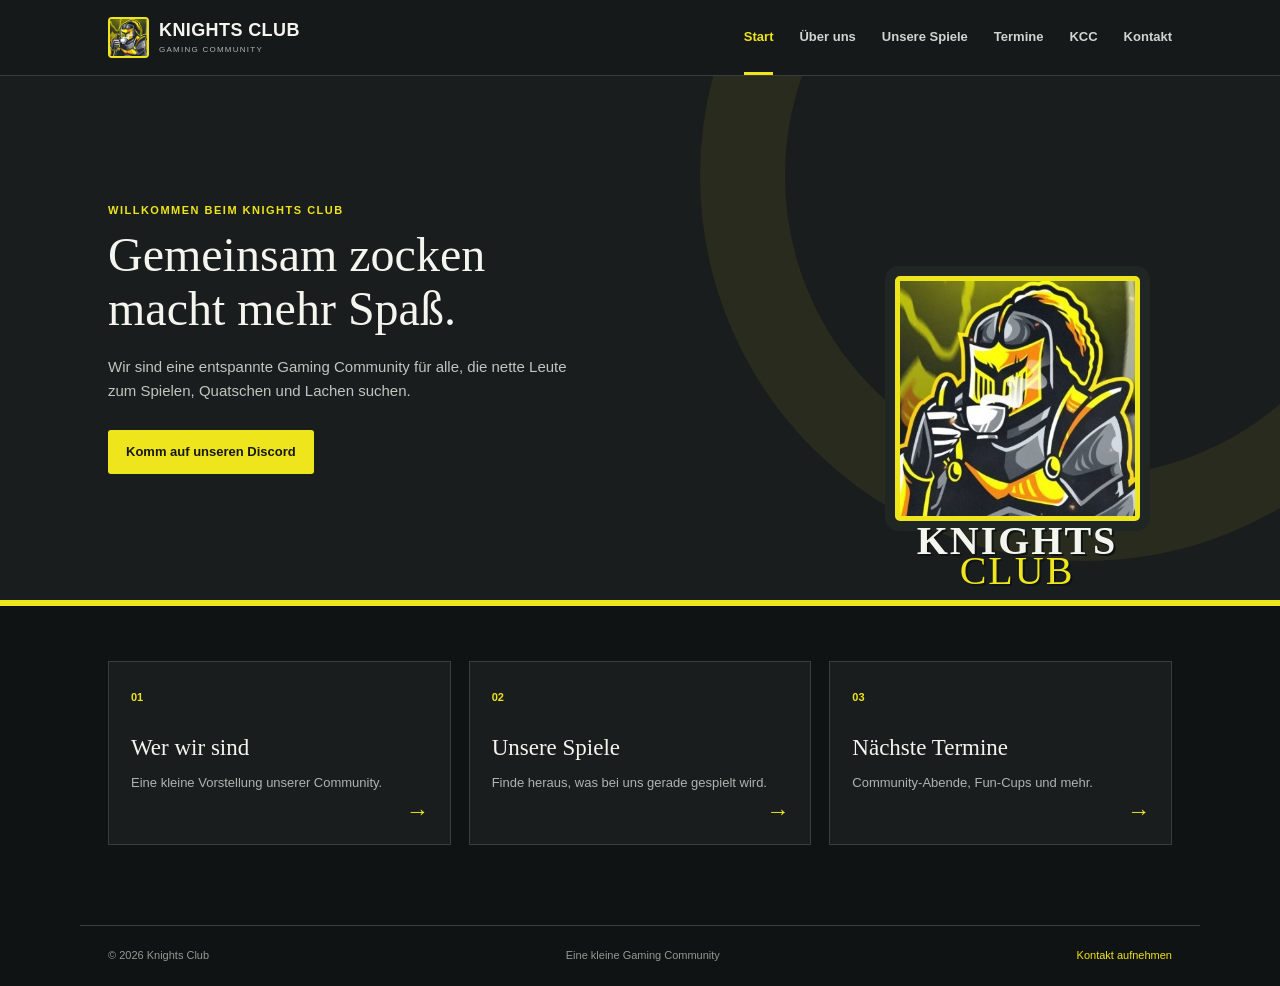
<file: index.html>
<!doctype html>
<html lang="de">
  <head>
    <meta charset="UTF-8" />
    <meta name="viewport" content="width=device-width, initial-scale=1.0" />
    <meta name="description" content="Knights Club - Gaming Community" />
    <title>Knights Club | Start</title>
    <link rel="stylesheet" href="css/main.css" />
  </head>
  <body>
    <header class="header">
      <div class="header-inner">
        <a class="logo" href="index.html">
          <img src="assets/knights-logo.jpg" alt="Knights Club Logo" />
          <span>
            <b>KNIGHTS CLUB</b>
            <small>GAMING COMMUNITY</small>
          </span>
        </a>
        <button class="menu-toggle" aria-label="Men&uuml; &ouml;ffnen" aria-expanded="false">&#9776;</button>
        <nav class="nav" aria-label="Hauptnavigation">
          <a class="active" href="index.html">Start</a>
          <a href="ueber-uns.html">&Uuml;ber uns</a>
          <a href="spiele.html">Unsere Spiele</a>
          <a href="termine.html">Termine</a>
          <a href="kcc.html">KCC</a>
          <a href="kontakt.html">Kontakt</a>
        </nav>
      </div>
    </header>
    <main>
      <section class="home-hero">
        <div class="home-copy">
          <p class="section-label">WILLKOMMEN BEIM KNIGHTS CLUB</p>
          <h1>
            Gemeinsam zocken
            <br />
            macht mehr Spa&szlig;.
          </h1>
          <p>Wir sind eine entspannte Gaming Community f&uuml;r alle, die nette Leute zum Spielen, Quatschen und Lachen suchen.</p>
          <a class="button primary" href="kontakt.html">Komm auf unseren Discord</a>
        </div>
        <div class="home-logo">
          <img src="assets/knights-logo.jpg" alt="Das Knights Club Ritter-Logo" />
          <span>
            KNIGHTS
            <br />
            <b>CLUB</b>
          </span>
        </div>
      </section>
      <section class="home-links wrap">
        <a href="ueber-uns.html">
          <span>01</span>
          <h2>Wer wir sind</h2>
          <p>Eine kleine Vorstellung unserer Community.</p>
          <b>&rarr;</b>
        </a>
        <a href="spiele.html">
          <span>02</span>
          <h2>Unsere Spiele</h2>
          <p>Finde heraus, was bei uns gerade gespielt wird.</p>
          <b>&rarr;</b>
        </a>
        <a href="termine.html">
          <span>03</span>
          <h2>N&auml;chste Termine</h2>
          <p>Community-Abende, Fun-Cups und mehr.</p>
          <b>&rarr;</b>
        </a>
      </section>
    </main>
    <footer>
      <span>&copy; 2026 Knights Club</span>
      <span>Eine kleine Gaming Community</span>
      <a href="kontakt.html">Kontakt aufnehmen</a>
    </footer>
    <script src="script.js">
    </script>
  </body>
</html>
</file>
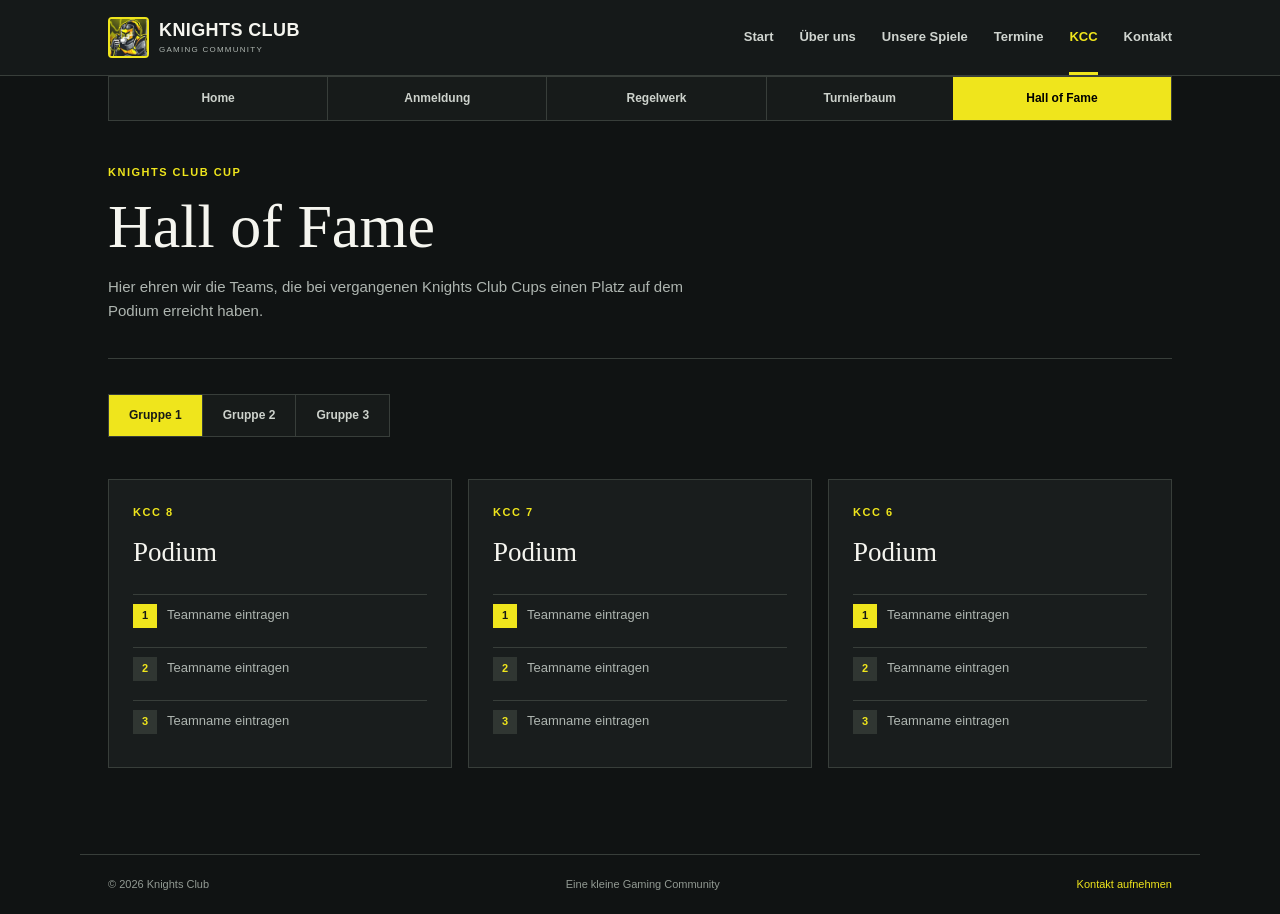
<file: hall-of-fame.html>
<!doctype html>
<html lang="de">
  <head>
    <meta charset="UTF-8" />
    <meta name="viewport" content="width=device-width, initial-scale=1.0" />
    <meta name="description" content="Hall of Fame des Knights Club Cup" />
    <title>KCC | Hall of Fame</title>
    <link rel="stylesheet" href="css/main.css" />
  </head>
  <body>
    <header class="header">
      <div class="header-inner">
        <a class="logo" href="index.html">
          <img src="assets/knights-logo.jpg" alt="Knights Club Logo" />
          <span>
            <b>KNIGHTS CLUB</b>
            <small>GAMING COMMUNITY</small>
          </span>
        </a>
        <button class="menu-toggle" aria-label="Men&uuml; &ouml;ffnen" aria-expanded="false">&#9776;</button>
        <nav class="nav" aria-label="Hauptnavigation">
          <a href="index.html">Start</a>
          <a href="ueber-uns.html">&Uuml;ber uns</a>
          <a href="spiele.html">Unsere Spiele</a>
          <a href="termine.html">Termine</a>
          <a class="active" href="kcc.html">KCC</a>
          <a href="kontakt.html">Kontakt</a>
        </nav>
      </div>
    </header>
    <main class="page-main wrap">
      <nav class="cup-nav" aria-label="KCC Navigation">
        <a href="kcc.html">Home</a>
        <a href="kcc-anmeldung.html">Anmeldung</a>
        <a href="kcc-regelwerk.html">Regelwerk</a>
        <div class="cup-nav-item" role="group" aria-label="Turnierbaum" tabindex="0">
          <span class="cup-nav-label">Turnierbaum</span>
          <div class="cup-subnav">
            <a href="kcc-turnierbaum-gruppe-1.html">Gruppe 1</a>
            <a href="kcc-turnierbaum-gruppe-2.html">Gruppe 2</a>
            <a href="kcc-turnierbaum-gruppe-3.html">Gruppe 3</a>
          </div>
        </div>
        <a class="active" href="hall-of-fame.html">Hall of Fame</a>
      </nav>
      <section class="cup-page-heading">
        <p class="section-label">KNIGHTS CLUB CUP</p>
        <h1 class="page-title">Hall of Fame</h1>
        <p>Hier ehren wir die Teams, die bei vergangenen Knights Club Cups einen Platz auf dem Podium erreicht haben.</p>
      </section>
      <div class="group-switcher" role="tablist" aria-label="Hall-of-Fame-Gruppen">
        <button class="active" type="button" role="tab" aria-selected="true" aria-controls="hall-gruppe-1" data-group-panel="hall-gruppe-1">Gruppe 1</button>
        <button type="button" role="tab" aria-selected="false" aria-controls="hall-gruppe-2" data-group-panel="hall-gruppe-2">Gruppe 2</button>
        <button type="button" role="tab" aria-selected="false" aria-controls="hall-gruppe-3" data-group-panel="hall-gruppe-3">Gruppe 3</button>
      </div>
      <section id="hall-gruppe-1" class="hall-of-fame group-panel" role="tabpanel" aria-label="Hall of Fame Gruppe 1">
        <article class="hall-card">
          <p class="section-label">KCC 8</p>
          <h2>Podium</h2>
          <ol class="podium-list">
            <li><b>1</b><span>Teamname eintragen</span></li>
            <li><b>2</b><span>Teamname eintragen</span></li>
            <li><b>3</b><span>Teamname eintragen</span></li>
          </ol>
        </article>
        <article class="hall-card">
          <p class="section-label">KCC 7</p>
          <h2>Podium</h2>
          <ol class="podium-list">
            <li><b>1</b><span>Teamname eintragen</span></li>
            <li><b>2</b><span>Teamname eintragen</span></li>
            <li><b>3</b><span>Teamname eintragen</span></li>
          </ol>
        </article>
        <article class="hall-card">
          <p class="section-label">KCC 6</p>
          <h2>Podium</h2>
          <ol class="podium-list">
            <li><b>1</b><span>Teamname eintragen</span></li>
            <li><b>2</b><span>Teamname eintragen</span></li>
            <li><b>3</b><span>Teamname eintragen</span></li>
          </ol>
        </article>
      </section>
      <section id="hall-gruppe-2" class="hall-of-fame group-panel" role="tabpanel" aria-label="Hall of Fame Gruppe 2" hidden>
        <article class="hall-card">
          <p class="section-label">KCC 8</p>
          <h2>Podium</h2>
          <ol class="podium-list">
            <li><b>1</b><span>Teamname eintragen</span></li>
            <li><b>2</b><span>Teamname eintragen</span></li>
            <li><b>3</b><span>Teamname eintragen</span></li>
          </ol>
        </article>
        <article class="hall-card">
          <p class="section-label">KCC 7</p>
          <h2>Podium</h2>
          <ol class="podium-list">
            <li><b>1</b><span>Teamname eintragen</span></li>
            <li><b>2</b><span>Teamname eintragen</span></li>
            <li><b>3</b><span>Teamname eintragen</span></li>
          </ol>
        </article>
        <article class="hall-card">
          <p class="section-label">KCC 6</p>
          <h2>Podium</h2>
          <ol class="podium-list">
            <li><b>1</b><span>Teamname eintragen</span></li>
            <li><b>2</b><span>Teamname eintragen</span></li>
            <li><b>3</b><span>Teamname eintragen</span></li>
          </ol>
        </article>
      </section>
      <section id="hall-gruppe-3" class="hall-of-fame group-panel" role="tabpanel" aria-label="Hall of Fame Gruppe 3" hidden>
        <article class="hall-card">
          <p class="section-label">KCC 8</p>
          <h2>Podium</h2>
          <ol class="podium-list">
            <li><b>1</b><span>Teamname eintragen</span></li>
            <li><b>2</b><span>Teamname eintragen</span></li>
            <li><b>3</b><span>Teamname eintragen</span></li>
          </ol>
        </article>
        <article class="hall-card">
          <p class="section-label">KCC 7</p>
          <h2>Podium</h2>
          <ol class="podium-list">
            <li><b>1</b><span>Teamname eintragen</span></li>
            <li><b>2</b><span>Teamname eintragen</span></li>
            <li><b>3</b><span>Teamname eintragen</span></li>
          </ol>
        </article>
        <article class="hall-card">
          <p class="section-label">KCC 6</p>
          <h2>Podium</h2>
          <ol class="podium-list">
            <li><b>1</b><span>Teamname eintragen</span></li>
            <li><b>2</b><span>Teamname eintragen</span></li>
            <li><b>3</b><span>Teamname eintragen</span></li>
          </ol>
        </article>
      </section>
    </main>
    <footer>
      <span>&copy; 2026 Knights Club</span>
      <span>Eine kleine Gaming Community</span>
      <a href="kontakt.html">Kontakt aufnehmen</a>
    </footer>
    <script src="script.js"></script>
  </body>
</html>
</file>
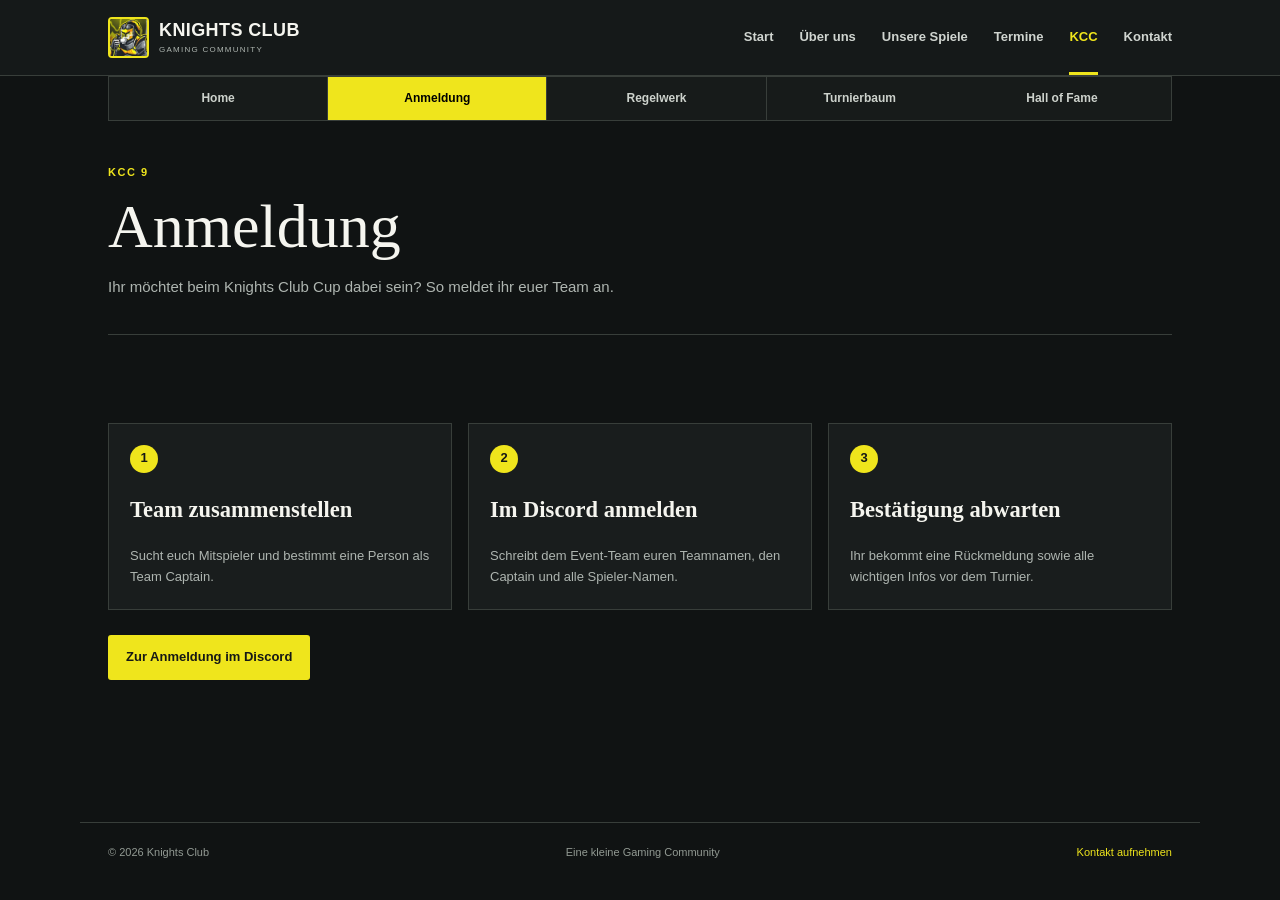
<file: kcc-anmeldung.html>
<!doctype html>
<html lang="de">
  <head>
    <meta charset="UTF-8" />
    <meta name="viewport" content="width=device-width, initial-scale=1.0" />
    <meta name="description" content="Anmeldung zum Knights Club Cup" />
    <title>KCC 9 | Anmeldung</title>
    <link rel="stylesheet" href="css/main.css" />
  </head>
  <body>
    <header class="header">
      <div class="header-inner">
        <a class="logo" href="index.html">
          <img src="assets/knights-logo.jpg" alt="Knights Club Logo" />
          <span>
            <b>KNIGHTS CLUB</b>
            <small>GAMING COMMUNITY</small>
          </span>
        </a>
        <button class="menu-toggle" aria-label="Men&uuml; &ouml;ffnen" aria-expanded="false">&#9776;</button>
        <nav class="nav" aria-label="Hauptnavigation">
          <a href="index.html">Start</a>
          <a href="ueber-uns.html">&Uuml;ber uns</a>
          <a href="spiele.html">Unsere Spiele</a>
          <a href="termine.html">Termine</a>
          <a class="active" href="kcc.html">KCC</a>
          <a href="kontakt.html">Kontakt</a>
        </nav>
      </div>
    </header>
    <main class="page-main wrap">
      <nav class="cup-nav" aria-label="KCC Navigation">
        <a href="kcc.html">Home</a>
        <a class="active" href="kcc-anmeldung.html">Anmeldung</a>
        <a href="kcc-regelwerk.html">Regelwerk</a>
        <div class="cup-nav-item" role="group" aria-label="Turnierbaum" tabindex="0">
          <span class="cup-nav-label">Turnierbaum</span>
          <div class="cup-subnav">
            <a href="kcc-turnierbaum-gruppe-1.html">Gruppe 1</a>
            <a href="kcc-turnierbaum-gruppe-2.html">Gruppe 2</a>
            <a href="kcc-turnierbaum-gruppe-3.html">Gruppe 3</a>
          </div>
        </div>
        <a href="hall-of-fame.html">Hall of Fame</a>
      </nav>
      <section class="cup-page-heading">
        <p class="section-label">KCC 9</p>
        <h1 class="page-title">Anmeldung</h1>
        <p>Ihr m&ouml;chtet beim Knights Club Cup dabei sein? So meldet ihr euer Team an.</p>
      </section>
      <section class="cup-section">
        <div class="application-steps">
          <article>
            <b>1</b>
            <h2>Team zusammenstellen</h2>
            <p>Sucht euch Mitspieler und bestimmt eine Person als Team Captain.</p>
          </article>
          <article>
            <b>2</b>
            <h2>Im Discord anmelden</h2>
            <p>Schreibt dem Event-Team euren Teamnamen, den Captain und alle Spieler-Namen.</p>
          </article>
          <article>
            <b>3</b>
            <h2>Best&auml;tigung abwarten</h2>
            <p>Ihr bekommt eine R&uuml;ckmeldung sowie alle wichtigen Infos vor dem Turnier.</p>
          </article>
        </div>
        <a class="button primary" href="https://discord.gg/UyknAjkjSb" target="_blank" rel="noopener">Zur Anmeldung im Discord</a>
      </section>
    </main>
    <footer>
      <span>&copy; 2026 Knights Club</span>
      <span>Eine kleine Gaming Community</span>
      <a href="kontakt.html">Kontakt aufnehmen</a>
    </footer>
    <script src="script.js">
    </script>
  </body>
</html>
</file>
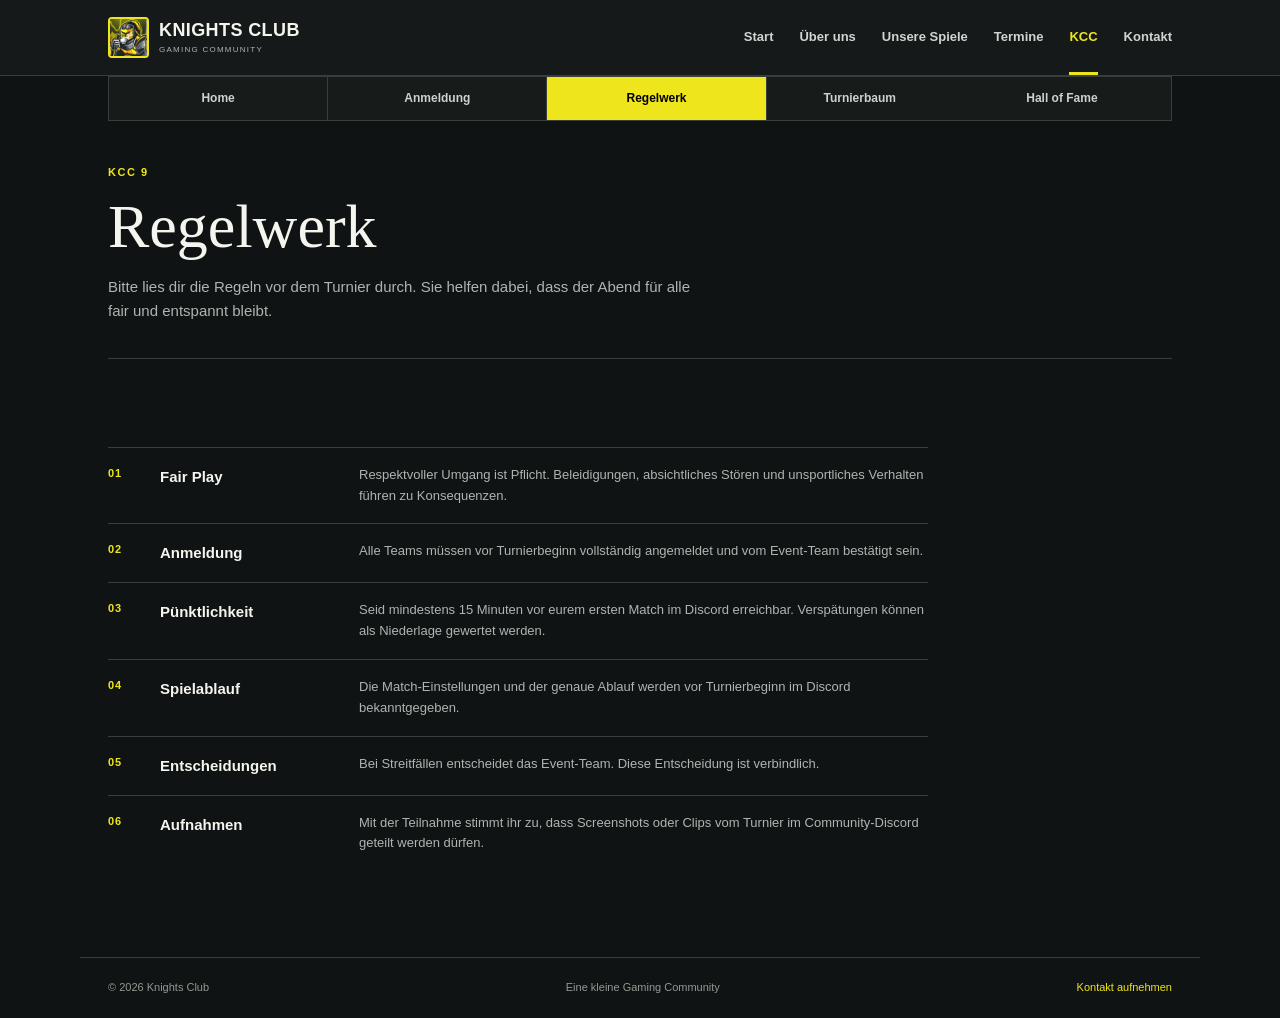
<file: kcc-regelwerk.html>
<!doctype html>
<html lang="de">
  <head>
    <meta charset="UTF-8" />
    <meta name="viewport" content="width=device-width, initial-scale=1.0" />
    <meta name="description" content="Regelwerk des Knights Club Cup" />
    <title>KCC 9 | Regelwerk</title>
    <link rel="stylesheet" href="css/main.css" />
  </head>
  <body>
    <header class="header">
      <div class="header-inner">
        <a class="logo" href="index.html">
          <img src="assets/knights-logo.jpg" alt="Knights Club Logo" />
          <span>
            <b>KNIGHTS CLUB</b>
            <small>GAMING COMMUNITY</small>
          </span>
        </a>
        <button class="menu-toggle" aria-label="Men&uuml; &ouml;ffnen" aria-expanded="false">&#9776;</button>
        <nav class="nav" aria-label="Hauptnavigation">
          <a href="index.html">Start</a>
          <a href="ueber-uns.html">&Uuml;ber uns</a>
          <a href="spiele.html">Unsere Spiele</a>
          <a href="termine.html">Termine</a>
          <a class="active" href="kcc.html">KCC</a>
          <a href="kontakt.html">Kontakt</a>
        </nav>
      </div>
    </header>
    <main class="page-main wrap">
      <nav class="cup-nav" aria-label="KCC Navigation">
        <a href="kcc.html">Home</a>
        <a href="kcc-anmeldung.html">Anmeldung</a>
        <a class="active" href="kcc-regelwerk.html">Regelwerk</a>
        <div class="cup-nav-item" role="group" aria-label="Turnierbaum" tabindex="0">
          <span class="cup-nav-label">Turnierbaum</span>
          <div class="cup-subnav">
            <a href="kcc-turnierbaum-gruppe-1.html">Gruppe 1</a>
            <a href="kcc-turnierbaum-gruppe-2.html">Gruppe 2</a>
            <a href="kcc-turnierbaum-gruppe-3.html">Gruppe 3</a>
          </div>
        </div>
        <a href="hall-of-fame.html">Hall of Fame</a>
      </nav>
      <section class="cup-page-heading">
        <p class="section-label">KCC 9</p>
        <h1 class="page-title">Regelwerk</h1>
        <p>Bitte lies dir die Regeln vor dem Turnier durch. Sie helfen dabei, dass der Abend f&uuml;r alle fair und entspannt bleibt.</p>
      </section>
      <section class="cup-section">
        <ol class="rules">
          <li>
            <b>Fair Play</b>
            <span>Respektvoller Umgang ist Pflicht. Beleidigungen, absichtliches St&ouml;ren und unsportliches Verhalten f&uuml;hren zu Konsequenzen.</span>
          </li>
          <li>
            <b>Anmeldung</b>
            <span>Alle Teams m&uuml;ssen vor Turnierbeginn vollst&auml;ndig angemeldet und vom Event-Team best&auml;tigt sein.</span>
          </li>
          <li>
            <b>P&uuml;nktlichkeit</b>
            <span>Seid mindestens 15 Minuten vor eurem ersten Match im Discord erreichbar. Versp&auml;tungen k&ouml;nnen als Niederlage gewertet werden.</span>
          </li>
          <li>
            <b>Spielablauf</b>
            <span>Die Match-Einstellungen und der genaue Ablauf werden vor Turnierbeginn im Discord bekanntgegeben.</span>
          </li>
          <li>
            <b>Entscheidungen</b>
            <span>Bei Streitf&auml;llen entscheidet das Event-Team. Diese Entscheidung ist verbindlich.</span>
          </li>
          <li>
            <b>Aufnahmen</b>
            <span>Mit der Teilnahme stimmt ihr zu, dass Screenshots oder Clips vom Turnier im Community-Discord geteilt werden d&uuml;rfen.</span>
          </li>
        </ol>
      </section>
    </main>
    <footer>
      <span>&copy; 2026 Knights Club</span>
      <span>Eine kleine Gaming Community</span>
      <a href="kontakt.html">Kontakt aufnehmen</a>
    </footer>
    <script src="script.js">
    </script>
  </body>
</html>
</file>
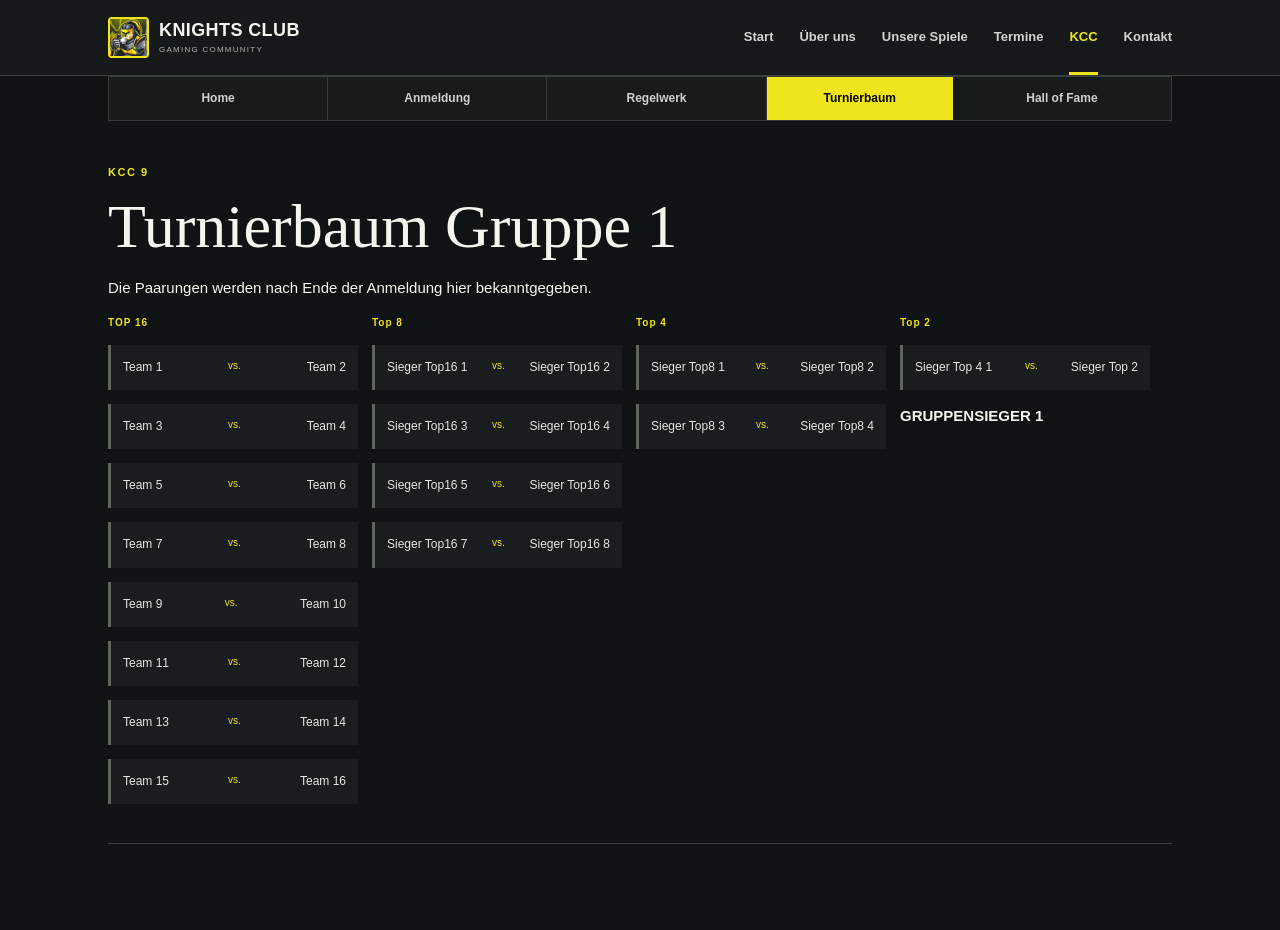
<file: kcc-turnierbaum-gruppe-1.html>
<!doctype html>
<html lang="de">
  <head>
    <meta charset="UTF-8" />
    <meta name="viewport" content="width=device-width, initial-scale=1.0" />
    <meta name="description" content="Turnierbaum des Knights Club Cup" />
    <title>KCC 9 | Turnierbaum</title>
    <link rel="stylesheet" href="css/main.css" />
  </head>
  <body>
    <header class="header">
      <div class="header-inner">
        <a class="logo" href="index.html">
          <img src="assets/knights-logo.jpg" alt="Knights Club Logo" />
          <span>
            <b>KNIGHTS CLUB</b>
            <small>GAMING COMMUNITY</small>
          </span>
        </a>
        <button class="menu-toggle" aria-label="Men&uuml; &ouml;ffnen" aria-expanded="false">&#9776;</button>
        <nav class="nav" aria-label="Hauptnavigation">
          <a href="index.html">Start</a>
          <a href="ueber-uns.html">&Uuml;ber uns</a>
          <a href="spiele.html">Unsere Spiele</a>
          <a href="termine.html">Termine</a>
          <a class="active" href="kcc.html">KCC</a>
          <a href="kontakt.html">Kontakt</a>
        </nav>
      </div>
    </header>
    <main class="page-main wrap">
        <nav class="cup-nav" aria-label="KCC Navigation">
            <a href="kcc.html">Home</a>
            <a href="kcc-anmeldung.html">Anmeldung</a>
            <a href="kcc-regelwerk.html">Regelwerk</a>
            <div class="cup-nav-item" role="group" aria-label="Turnierbaum" tabindex="0">
              <span class="cup-nav-label active">Turnierbaum</span>
              <div class="cup-subnav">
                <a class="active" aria-current="page" href="kcc-turnierbaum-gruppe-1.html">Gruppe 1</a>
                <a href="kcc-turnierbaum-gruppe-2.html">Gruppe 2</a>
                <a href="kcc-turnierbaum-gruppe-3.html">Gruppe 3</a>
              </div>
            </div>
            <a href="hall-of-fame.html">Hall of Fame</a>
        </nav>
        <section class="cup-page-heading">
        <p class="section-label">KCC 9</p>
        <h1 class="page-title">Turnierbaum Gruppe 1</h1>
        <p>Die Paarungen werden nach Ende der Anmeldung hier bekanntgegeben.</p>
        <div class="bracket" aria-label="Turnierbaum Gruppe 1">
            <div class="bracket-round">
                <b>TOP 16</b>
                <span>Team 1  <i>vs.</i> Team 2 </span>
                <span>Team 3  <i>vs.</i> Team 4 </span>
                <span>Team 5  <i>vs.</i> Team 6 </span>
                <span>Team 7  <i>vs.</i> Team 8 </span>
                <span>Team 9  <i>vs.</i> Team 10</span>
                <span>Team 11 <i>vs.</i> Team 12</span>
                <span>Team 13 <i>vs.</i> Team 14</span>
                <span>Team 15 <i>vs.</i> Team 16</span>
            </div>
            <div class="bracket-round">
                <b>Top 8</b>
                <span>Sieger Top16 1 <i>vs.</i> Sieger Top16 2</span>
                <span>Sieger Top16 3 <i>vs.</i> Sieger Top16 4</span>
                <span>Sieger Top16 5 <i>vs.</i> Sieger Top16 6</span>
                <span>Sieger Top16 7 <i>vs.</i> Sieger Top16 8</span>
            </div>
            <div class="bracket-round">
                <b>Top 4</b>
                <span>Sieger Top8 1 <i>vs.</i> Sieger Top8 2</span>
                <span>Sieger Top8 3 <i>vs.</i> Sieger Top8 4</span>
            </div>
            <div class="bracket-round">
                <b>Top 2</b>
                <span>Sieger Top 4 1 <i>vs.</i> Sieger Top 2</span>
                <strong>GRUPPENSIEGER 1</strong>
            </div>  
        </div>
</file>
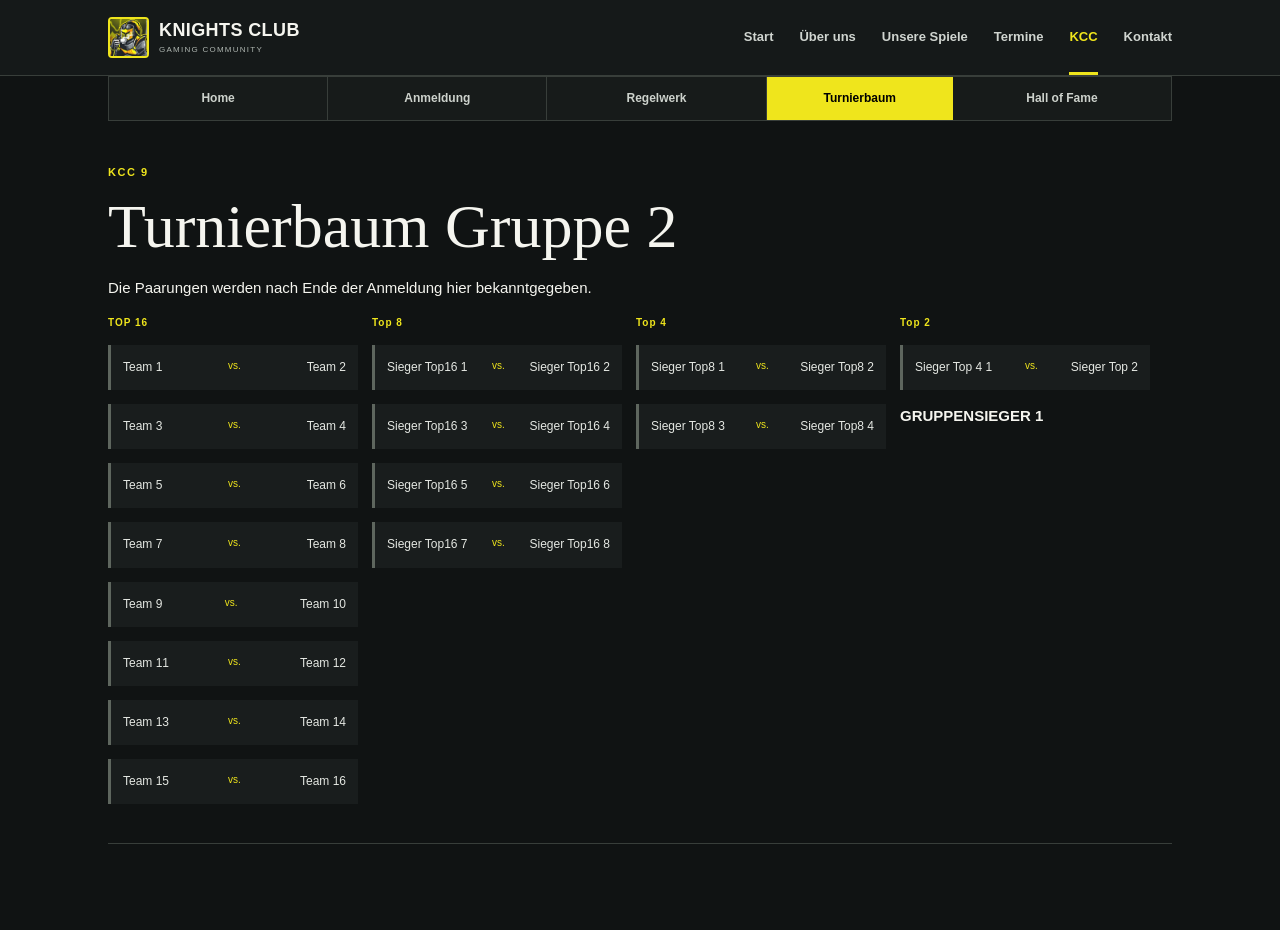
<file: kcc-turnierbaum-gruppe-2.html>
<!doctype html>
<html lang="de">
  <head>
    <meta charset="UTF-8" />
    <meta name="viewport" content="width=device-width, initial-scale=1.0" />
    <meta name="description" content="Turnierbaum des Knights Club Cup" />
    <title>KCC 9 | Turnierbaum</title>
    <link rel="stylesheet" href="css/main.css" />
  </head>
  <body>
    <header class="header">
      <div class="header-inner">
        <a class="logo" href="index.html">
          <img src="assets/knights-logo.jpg" alt="Knights Club Logo" />
          <span>
            <b>KNIGHTS CLUB</b>
            <small>GAMING COMMUNITY</small>
          </span>
        </a>
        <button class="menu-toggle" aria-label="Men&uuml; &ouml;ffnen" aria-expanded="false">&#9776;</button>
        <nav class="nav" aria-label="Hauptnavigation">
          <a href="index.html">Start</a>
          <a href="ueber-uns.html">&Uuml;ber uns</a>
          <a href="spiele.html">Unsere Spiele</a>
          <a href="termine.html">Termine</a>
          <a class="active" href="kcc.html">KCC</a>
          <a href="kontakt.html">Kontakt</a>
        </nav>
      </div>
    </header>
    <main class="page-main wrap">
        <nav class="cup-nav" aria-label="KCC Navigation">
            <a href="kcc.html">Home</a>
            <a href="kcc-anmeldung.html">Anmeldung</a>
            <a href="kcc-regelwerk.html">Regelwerk</a>
            <div class="cup-nav-item" role="group" aria-label="Turnierbaum" tabindex="0">
              <span class="cup-nav-label active">Turnierbaum</span>
              <div class="cup-subnav">
                <a href="kcc-turnierbaum-gruppe-1.html">Gruppe 1</a>
                <a class="active" aria-current="page" href="kcc-turnierbaum-gruppe-2.html">Gruppe 2</a>
                <a href="kcc-turnierbaum-gruppe-3.html">Gruppe 3</a>
              </div>
            </div>
            <a href="hall-of-fame.html">Hall of Fame</a>
        </nav>
        <section class="cup-page-heading">
        <p class="section-label">KCC 9</p>
        <h1 class="page-title">Turnierbaum Gruppe 2</h1>
        <p>Die Paarungen werden nach Ende der Anmeldung hier bekanntgegeben.</p>
        <div class="bracket" aria-label="Turnierbaum Gruppe 1">
            <div class="bracket-round">
                <b>TOP 16</b>
                <span>Team 1  <i>vs.</i> Team 2 </span>
                <span>Team 3  <i>vs.</i> Team 4 </span>
                <span>Team 5  <i>vs.</i> Team 6 </span>
                <span>Team 7  <i>vs.</i> Team 8 </span>
                <span>Team 9  <i>vs.</i> Team 10</span>
                <span>Team 11 <i>vs.</i> Team 12</span>
                <span>Team 13 <i>vs.</i> Team 14</span>
                <span>Team 15 <i>vs.</i> Team 16</span>
            </div>
            <div class="bracket-round">
                <b>Top 8</b>
                <span>Sieger Top16 1 <i>vs.</i> Sieger Top16 2</span>
                <span>Sieger Top16 3 <i>vs.</i> Sieger Top16 4</span>
                <span>Sieger Top16 5 <i>vs.</i> Sieger Top16 6</span>
                <span>Sieger Top16 7 <i>vs.</i> Sieger Top16 8</span>
            </div>
            <div class="bracket-round">
                <b>Top 4</b>
                <span>Sieger Top8 1 <i>vs.</i> Sieger Top8 2</span>
                <span>Sieger Top8 3 <i>vs.</i> Sieger Top8 4</span>
            </div>
            <div class="bracket-round">
                <b>Top 2</b>
                <span>Sieger Top 4 1 <i>vs.</i> Sieger Top 2</span>
                <strong>GRUPPENSIEGER 1</strong>
            </div>  
        </div>
</file>
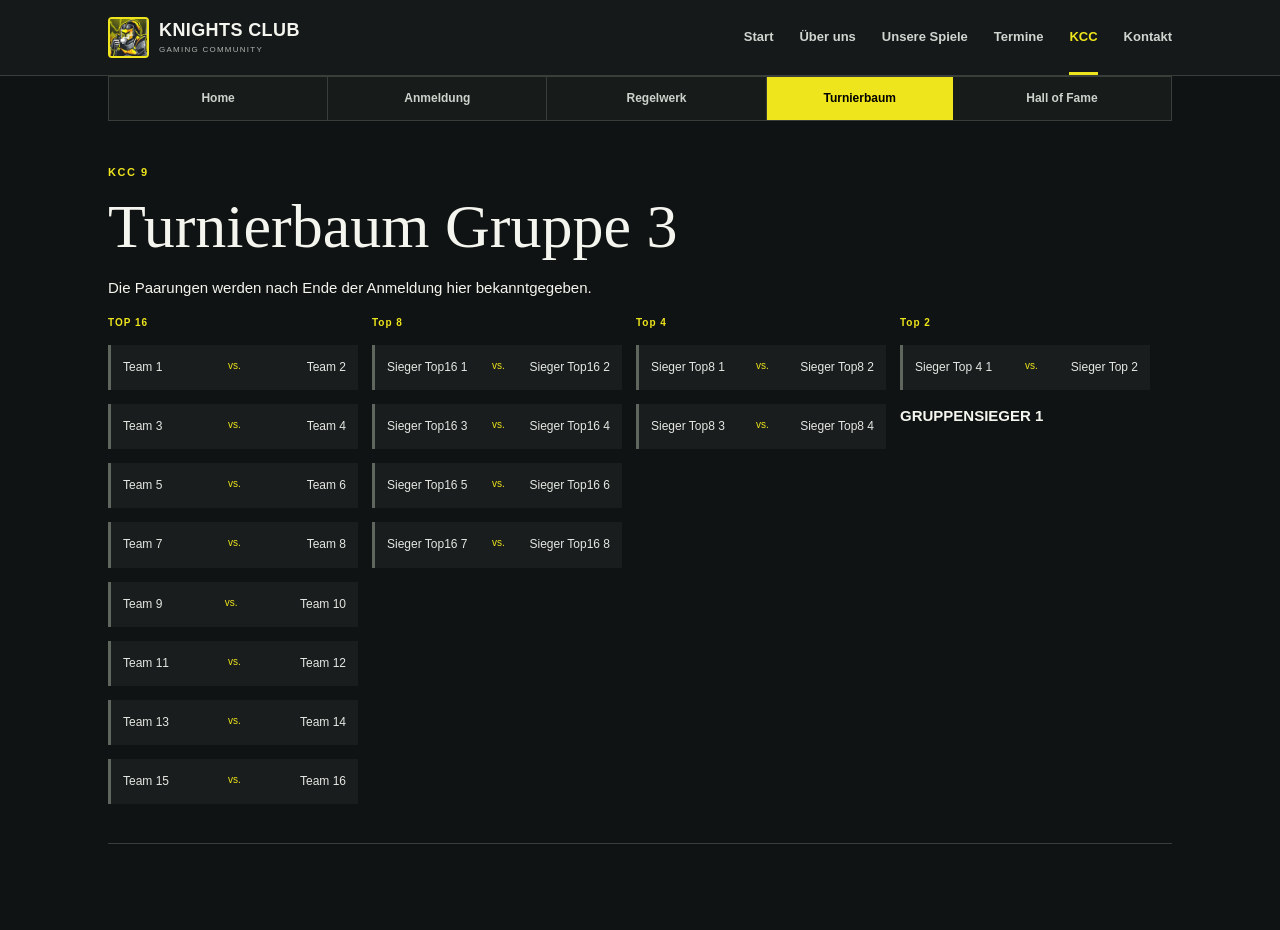
<file: kcc-turnierbaum-gruppe-3.html>
<!doctype html>
<html lang="de">
  <head>
    <meta charset="UTF-8" />
    <meta name="viewport" content="width=device-width, initial-scale=1.0" />
    <meta name="description" content="Turnierbaum des Knights Club Cup" />
    <title>KCC 9 | Turnierbaum</title>
    <link rel="stylesheet" href="css/main.css" />
  </head>
  <body>
    <header class="header">
      <div class="header-inner">
        <a class="logo" href="index.html">
          <img src="assets/knights-logo.jpg" alt="Knights Club Logo" />
          <span>
            <b>KNIGHTS CLUB</b>
            <small>GAMING COMMUNITY</small>
          </span>
        </a>
        <button class="menu-toggle" aria-label="Men&uuml; &ouml;ffnen" aria-expanded="false">&#9776;</button>
        <nav class="nav" aria-label="Hauptnavigation">
          <a href="index.html">Start</a>
          <a href="ueber-uns.html">&Uuml;ber uns</a>
          <a href="spiele.html">Unsere Spiele</a>
          <a href="termine.html">Termine</a>
          <a class="active" href="kcc.html">KCC</a>
          <a href="kontakt.html">Kontakt</a>
        </nav>
      </div>
    </header>
    <main class="page-main wrap">
        <nav class="cup-nav" aria-label="KCC Navigation">
            <a href="kcc.html">Home</a>
            <a href="kcc-anmeldung.html">Anmeldung</a>
            <a href="kcc-regelwerk.html">Regelwerk</a>
            <div class="cup-nav-item" role="group" aria-label="Turnierbaum" tabindex="0">
              <span class="cup-nav-label active">Turnierbaum</span>
              <div class="cup-subnav">
                <a href="kcc-turnierbaum-gruppe-1.html">Gruppe 1</a>
                <a href="kcc-turnierbaum-gruppe-2.html">Gruppe 2</a>
                <a class="active" aria-current="page" href="kcc-turnierbaum-gruppe-3.html">Gruppe 3</a>
              </div>
            </div>
            <a href="hall-of-fame.html">Hall of Fame</a>
        </nav>
        <section class="cup-page-heading">
        <p class="section-label">KCC 9</p>
        <h1 class="page-title">Turnierbaum Gruppe 3</h1>
        <p>Die Paarungen werden nach Ende der Anmeldung hier bekanntgegeben.</p>
        <div class="bracket" aria-label="Turnierbaum Gruppe 1">
            <div class="bracket-round">
                <b>TOP 16</b>
                <span>Team 1  <i>vs.</i> Team 2 </span>
                <span>Team 3  <i>vs.</i> Team 4 </span>
                <span>Team 5  <i>vs.</i> Team 6 </span>
                <span>Team 7  <i>vs.</i> Team 8 </span>
                <span>Team 9  <i>vs.</i> Team 10</span>
                <span>Team 11 <i>vs.</i> Team 12</span>
                <span>Team 13 <i>vs.</i> Team 14</span>
                <span>Team 15 <i>vs.</i> Team 16</span>
            </div>
            <div class="bracket-round">
                <b>Top 8</b>
                <span>Sieger Top16 1 <i>vs.</i> Sieger Top16 2</span>
                <span>Sieger Top16 3 <i>vs.</i> Sieger Top16 4</span>
                <span>Sieger Top16 5 <i>vs.</i> Sieger Top16 6</span>
                <span>Sieger Top16 7 <i>vs.</i> Sieger Top16 8</span>
            </div>
            <div class="bracket-round">
                <b>Top 4</b>
                <span>Sieger Top8 1 <i>vs.</i> Sieger Top8 2</span>
                <span>Sieger Top8 3 <i>vs.</i> Sieger Top8 4</span>
            </div>
            <div class="bracket-round">
                <b>Top 2</b>
                <span>Sieger Top 4 1 <i>vs.</i> Sieger Top 2</span>
                <strong>GRUPPENSIEGER 1</strong>
            </div>  
        </div>
</file>
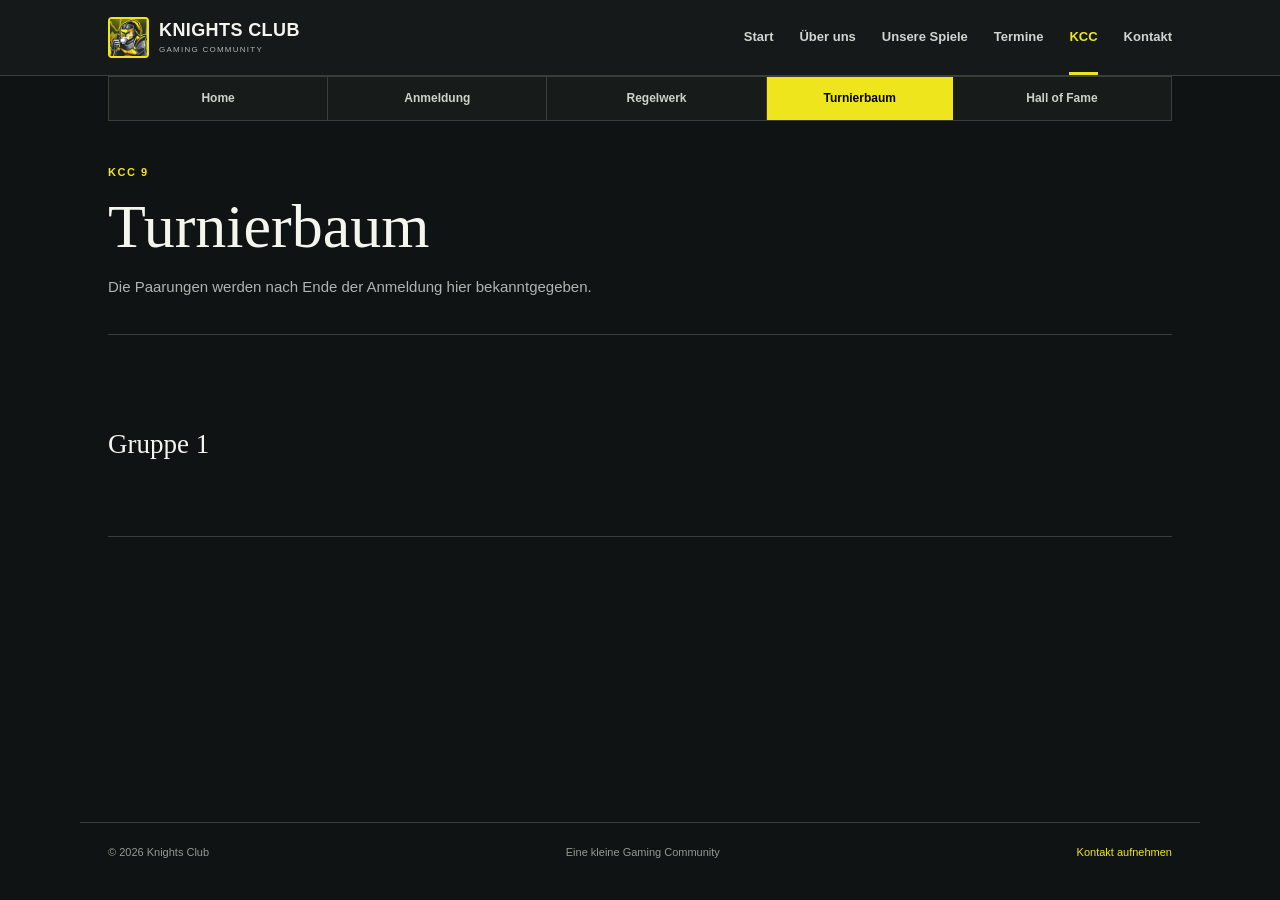
<file: kcc-turnierbaum.html>
<!doctype html>
<html lang="de">
  <head>
    <meta charset="UTF-8" />
    <meta name="viewport" content="width=device-width, initial-scale=1.0" />
    <meta name="description" content="Turnierbaum des Knights Club Cup" />
    <title>KCC 9 | Turnierbaum</title>
    <link rel="stylesheet" href="css/main.css" />
  </head>
  <body>
    <header class="header">
      <div class="header-inner">
        <a class="logo" href="index.html">
          <img src="assets/knights-logo.jpg" alt="Knights Club Logo" />
          <span>
            <b>KNIGHTS CLUB</b>
            <small>GAMING COMMUNITY</small>
          </span>
        </a>
        <button class="menu-toggle" aria-label="Men&uuml; &ouml;ffnen" aria-expanded="false">&#9776;</button>
        <nav class="nav" aria-label="Hauptnavigation">
          <a href="index.html">Start</a>
          <a href="ueber-uns.html">&Uuml;ber uns</a>
          <a href="spiele.html">Unsere Spiele</a>
          <a href="termine.html">Termine</a>
          <a class="active" href="kcc.html">KCC</a>
          <a href="kontakt.html">Kontakt</a>
        </nav>
      </div>
    </header>
    <main class="page-main wrap">
      <nav class="cup-nav" aria-label="KCC Navigation">
        <a href="kcc.html">Home</a>
        <a href="kcc-anmeldung.html">Anmeldung</a>
        <a href="kcc-regelwerk.html">Regelwerk</a>
        <div class="cup-nav-item" role="group" aria-label="Turnierbaum" tabindex="0">
          <span class="cup-nav-label active">Turnierbaum</span>
          <div class="cup-subnav">
            <a href="kcc-turnierbaum-gruppe-1.html">Gruppe 1</a>
            <a href="kcc-turnierbaum-gruppe-2.html">Gruppe 2</a>
            <a href="kcc-turnierbaum-gruppe-3.html">Gruppe 3</a>
          </div>
        </div>
        <a href="hall-of-fame.html">Hall of Fame</a>
      </nav>
      <section class="cup-page-heading">
        <p class="section-label">KCC 9</p>
        <h1 class="page-title">Turnierbaum</h1>
        <p>Die Paarungen werden nach Ende der Anmeldung hier bekanntgegeben.</p>
      </section>
      <section class="cup-section">
        <div class="bracket-groups">
          <section id="bracket-gruppe-1" class="bracket-group group-panel" role="tabpanel" aria-labelledby="gruppe-1">
            <h2 id="gruppe-1">Gruppe 1</h2>
            
          </section>
          <section id="bracket-gruppe-2" class="bracket-group group-panel" role="tabpanel" aria-labelledby="gruppe-2" hidden>
            <h2 id="gruppe-2">Gruppe 2</h2>
            <div class="bracket" aria-label="Turnierbaum Gruppe 2">
              <div class="bracket-round">
                <b>HALBFINALE</b>
                <span>Team 1 <i>vs.</i> Team 2</span>
                <span>Team 3 <i>vs.</i> Team 4</span>
              </div>
              <div class="bracket-round final-round">
                <b>FINALE</b>
                <span>Sieger HF 1 <i>vs.</i> Sieger HF 2</span>
                <strong>GRUPPENSIEGER 2</strong>
              </div>
            </div>
          </section>
          <section id="bracket-gruppe-3" class="bracket-group group-panel" role="tabpanel" aria-labelledby="gruppe-3" hidden>
            <h2 id="gruppe-3">Gruppe 3</h2>
            <div class="bracket" aria-label="Turnierbaum Gruppe 3">
              <div class="bracket-round">
                <b>HALBFINALE</b>
                <span>Team 1 <i>vs.</i> Team 2</span>
                <span>Team 3 <i>vs.</i> Team 4</span>
              </div>
              <div class="bracket-round final-round">
                <b>FINALE</b>
                <span>Sieger HF 1 <i>vs.</i> Sieger HF 2</span>
                <strong>GRUPPENSIEGER 3</strong>
              </div>
            </div>
          </section>
        </div>
      </section>
    </main>
    <footer>
      <span>&copy; 2026 Knights Club</span>
      <span>Eine kleine Gaming Community</span>
      <a href="kontakt.html">Kontakt aufnehmen</a>
    </footer>
    <script src="script.js">
    </script>
  </body>
</html>
</file>
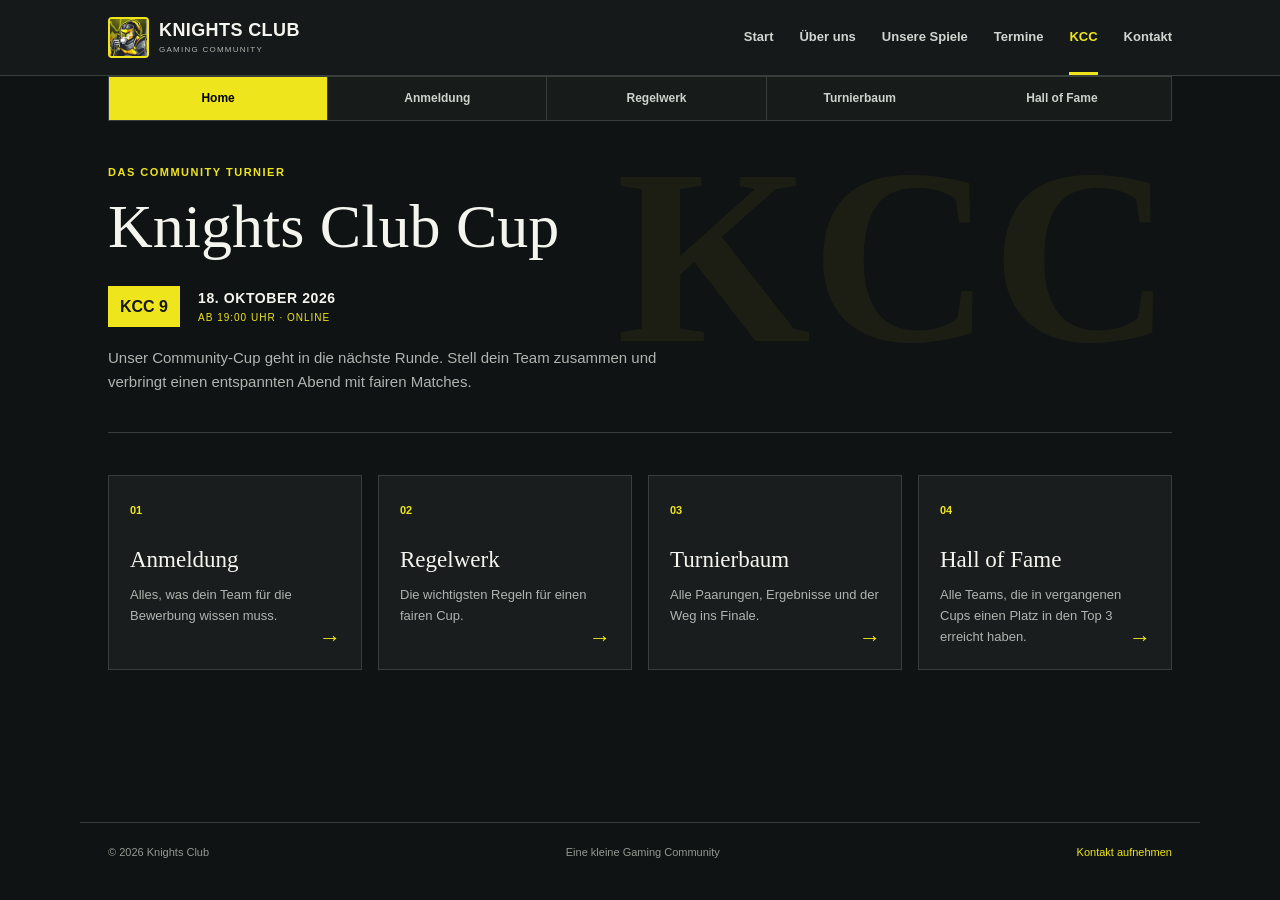
<file: kcc.html>
<!doctype html>
<html lang="de">
  <head>
    <meta charset="UTF-8" />
    <meta name="viewport" content="width=device-width, initial-scale=1.0" />
    <meta name="description" content="Knights Club Cup - KCC 9" />
    <title>Knights Club Cup | Home</title>
    <link rel="stylesheet" href="css/main.css" />
  </head>
  <body>
    <header class="header">
      <div class="header-inner">
        <a class="logo" href="index.html">
          <img src="assets/knights-logo.jpg" alt="Knights Club Logo" />
          <span>
            <b>KNIGHTS CLUB</b>
            <small>GAMING COMMUNITY</small>
          </span>
        </a>
        <button class="menu-toggle" aria-label="Men&uuml; &ouml;ffnen" aria-expanded="false">&#9776;</button>
        <nav class="nav" aria-label="Hauptnavigation">
          <a href="index.html">Start</a>
          <a href="ueber-uns.html">&Uuml;ber uns</a>
          <a href="spiele.html">Unsere Spiele</a>
          <a href="termine.html">Termine</a>
          <a class="active" href="kcc.html">KCC</a>
          <a href="kontakt.html">Kontakt</a>
        </nav>
      </div>
    </header>
    <main class="page-main wrap">
      <nav class="cup-nav" aria-label="KCC Navigation">
        <a class="active" href="kcc.html">Home</a>
        <a href="kcc-anmeldung.html">Anmeldung</a>
        <a href="kcc-regelwerk.html">Regelwerk</a>
        <div class="cup-nav-item" role="group" aria-label="Turnierbaum" tabindex="0">
          <span class="cup-nav-label">Turnierbaum</span>
          <div class="cup-subnav">
            <a href="kcc-turnierbaum-gruppe-1.html">Gruppe 1</a>
            <a href="kcc-turnierbaum-gruppe-2.html">Gruppe 2</a>
            <a href="kcc-turnierbaum-gruppe-3.html">Gruppe 3</a>
          </div>
        </div>
        <a href="hall-of-fame.html">Hall of Fame</a>
      </nav>
      <section class="cup-hero">
        <p class="section-label">DAS COMMUNITY TURNIER</p>
        <h1 class="page-title">Knights Club Cup</h1>
        <div class="cup-date">
          <span>KCC 9</span>
          <div>
            <b>18. OKTOBER 2026</b>
            <small>AB 19:00 UHR &middot; ONLINE</small>
          </div>
        </div>
        <p>Unser Community-Cup geht in die n&auml;chste Runde. Stell dein Team zusammen und verbringt einen entspannten Abend mit fairen Matches.</p>
      </section>
      <section class="cup-home-links">
        <a href="kcc-anmeldung.html">
          <span>01</span>
          <h2>Anmeldung</h2>
          <p>Alles, was dein Team f&uuml;r die Bewerbung wissen muss.</p>
          <b>&rarr;</b>
        </a>
        <a href="kcc-regelwerk.html">
          <span>02</span>
          <h2>Regelwerk</h2>
          <p>Die wichtigsten Regeln f&uuml;r einen fairen Cup.</p>
          <b>&rarr;</b>
        </a>
        <a href="kcc-turnierbaum.html">
          <span>03</span>
          <h2>Turnierbaum</h2>
          <p>Alle Paarungen, Ergebnisse und der Weg ins Finale.</p>
          <b>&rarr;</b>
        </a>
        <a href="hall-of-fame.html">
          <span>04</span>
          <h2>Hall of Fame</h2>
          <p>Alle Teams, die in vergangenen Cups einen Platz in den Top 3 erreicht haben.</p>
          <b>&rarr;</b>
        </a>
      </section>
    </main>
    <footer>
      <span>&copy; 2026 Knights Club</span>
      <span>Eine kleine Gaming Community</span>
      <a href="kontakt.html">Kontakt aufnehmen</a>
    </footer>
    <script src="script.js">
    </script>
  </body>
</html>
</file>
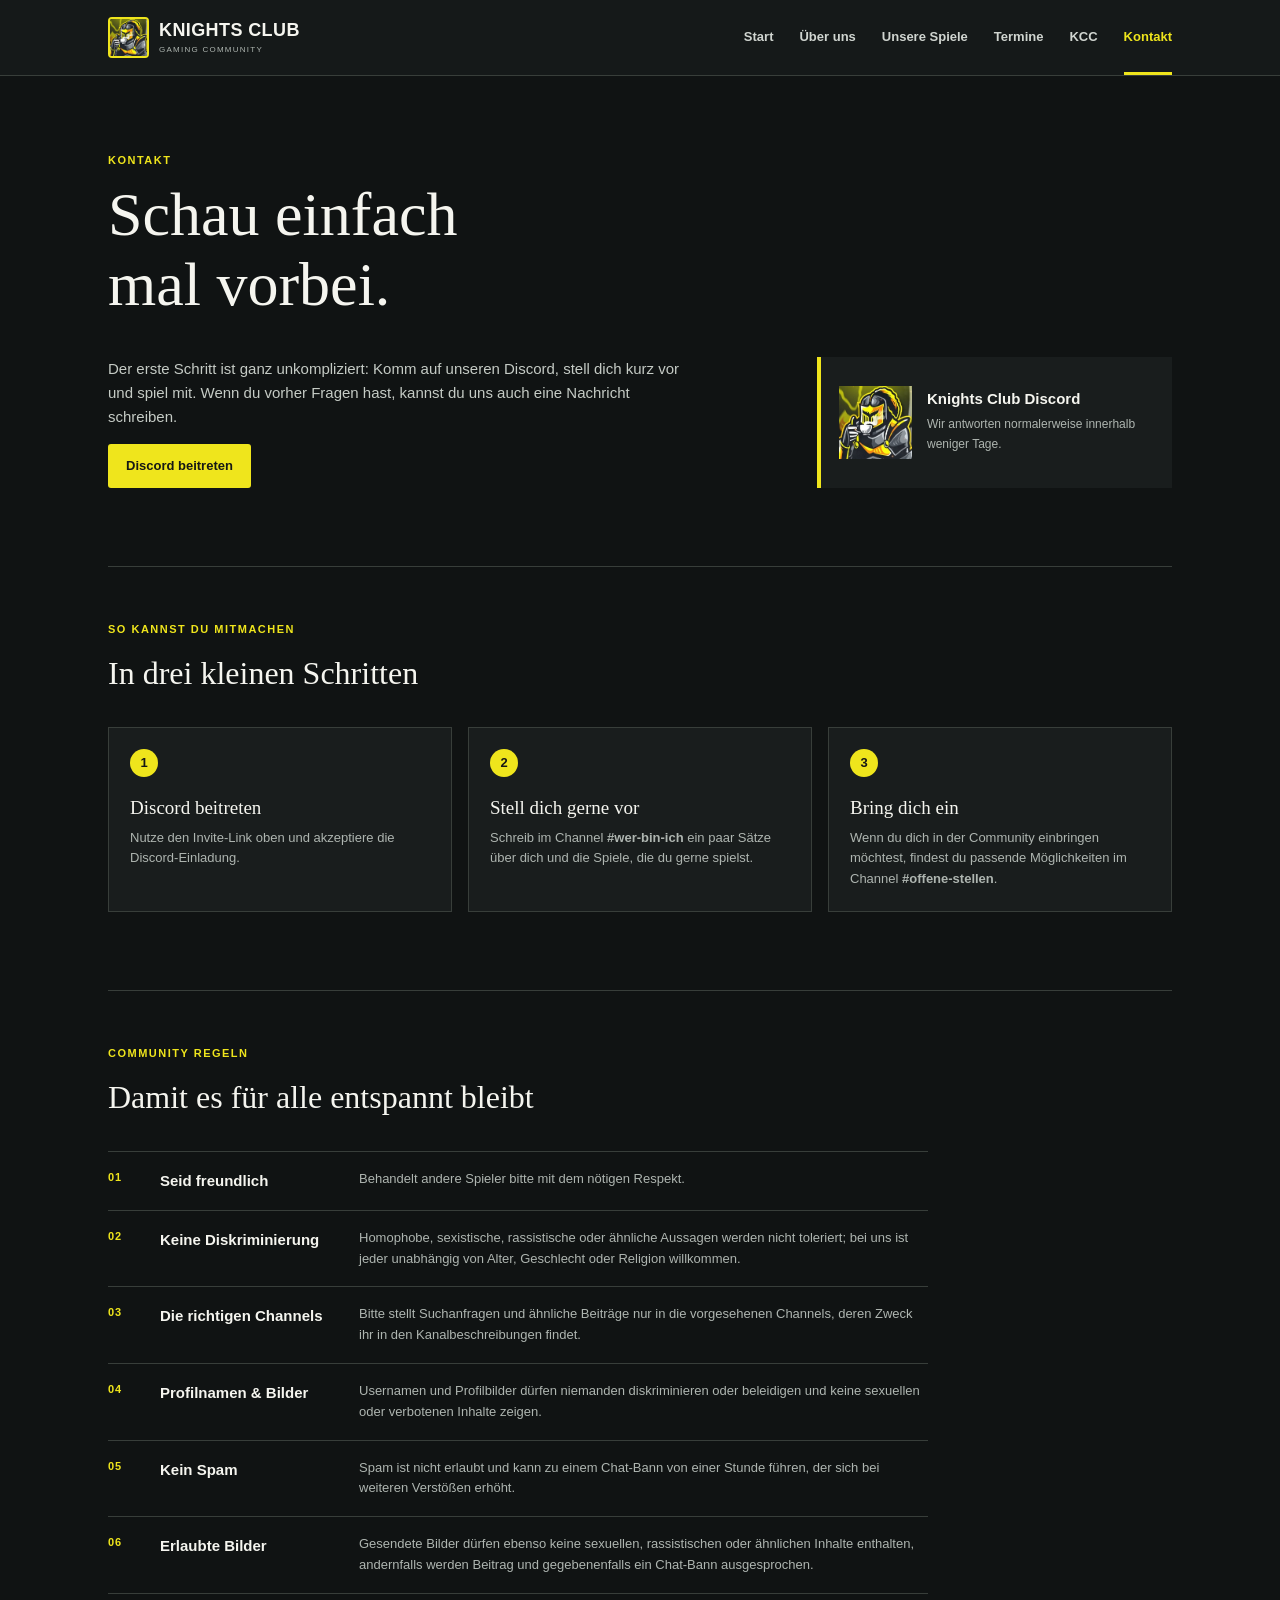
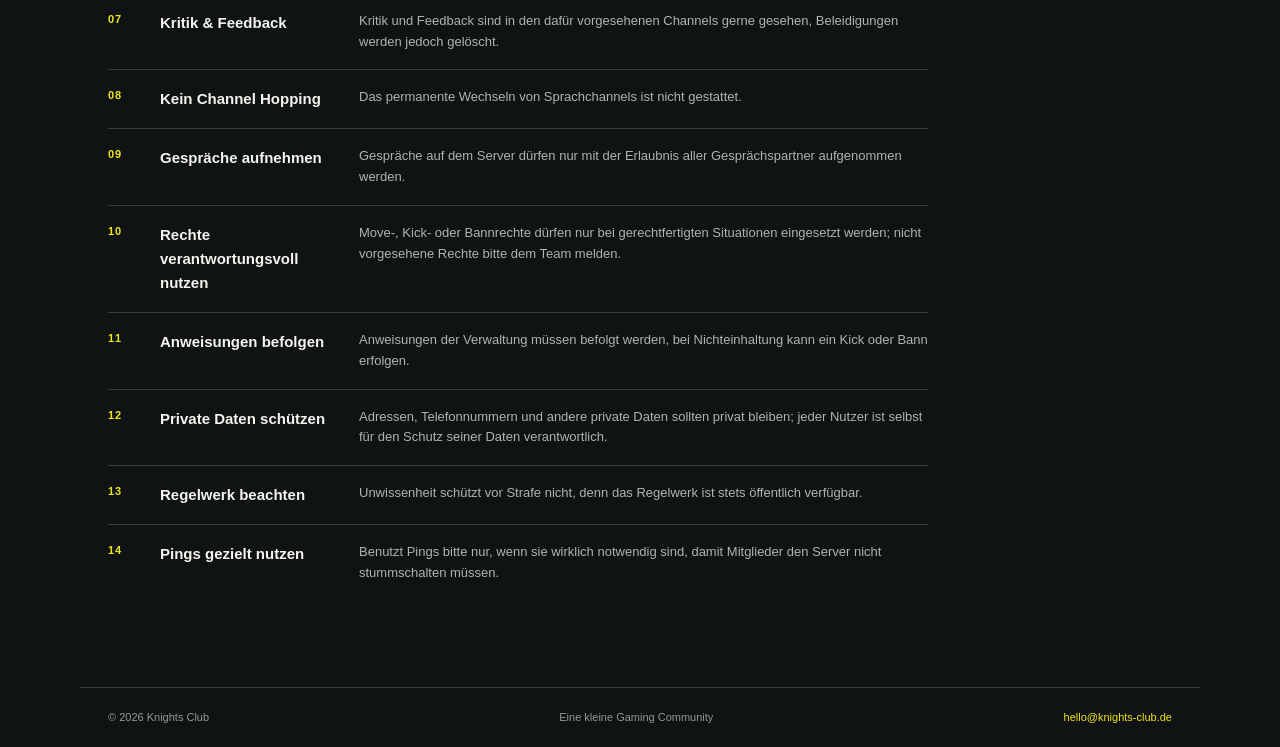
<file: kontakt.html>
<!doctype html>
<html lang="de">
  <head>
    <meta charset="UTF-8" />
    <meta name="viewport" content="width=device-width, initial-scale=1.0" />
    <meta name="description" content="Kontakt zum Knights Club" />
    <title>Knights Club | Kontakt</title>
    <link rel="stylesheet" href="css/main.css" />
  </head>
  <body>
    <header class="header">
      <div class="header-inner">
        <a class="logo" href="index.html">
          <img src="assets/knights-logo.jpg" alt="Knights Club Logo" />
          <span>
            <b>KNIGHTS CLUB</b>
            <small>GAMING COMMUNITY</small>
          </span>
        </a>
        <button class="menu-toggle" aria-label="Men&uuml; &ouml;ffnen" aria-expanded="false">&#9776;</button>
        <nav class="nav" aria-label="Hauptnavigation">
          <a href="index.html">Start</a>
          <a href="ueber-uns.html">&Uuml;ber uns</a>
          <a href="spiele.html">Unsere Spiele</a>
          <a href="termine.html">Termine</a>
          <a href="kcc.html">KCC</a>
          <a class="active" href="kontakt.html">Kontakt</a>
        </nav>
      </div>
    </header>
    <main class="page-main wrap">
      <p class="section-label">KONTAKT</p>
      <h1 class="page-title">
        Schau einfach
        <br />
        mal vorbei.
      </h1>
      <div class="contact-layout">
        <div class="copy">
          <p>Der erste Schritt ist ganz unkompliziert: Komm auf unseren Discord, stell dich kurz vor und spiel mit. Wenn du vorher Fragen hast, kannst du uns auch eine Nachricht schreiben.</p>
          <a class="button primary" href="https://discord.gg/UyknAjkjSb" target="_blank" rel="noopener">Discord beitreten</a>
        </div>
        <aside class="contact-box">
          <img src="assets/knights-logo.jpg" alt="Knights Club Logo" />
          <div>
            <b>Knights Club Discord</b>
            <span>Wir antworten normalerweise innerhalb weniger Tage.</span>
          </div>
        </aside>
      </div>
      <section class="join-section" aria-labelledby="join-title">
        <p class="section-label">SO KANNST DU MITMACHEN</p>
        <h2 id="join-title">In drei kleinen Schritten</h2>
        <div class="steps">
          <article>
            <b>1</b>
            <h3>Discord beitreten</h3>
            <p>Nutze den Invite-Link oben und akzeptiere die Discord-Einladung.</p>
          </article>
          <article>
            <b>2</b>
            <h3>Stell dich gerne vor</h3>
            <p>Schreib im Channel <strong>#wer-bin-ich</strong> ein paar S&auml;tze &uuml;ber dich und die Spiele, die du gerne spielst.</p>
          </article>
          <article>
            <b>3</b>
            <h3>Bring dich ein</h3>
            <p>Wenn du dich in der Community einbringen m&ouml;chtest, findest du passende M&ouml;glichkeiten im Channel <strong>#offene-stellen</strong>.</p>
          </article>
        </div>
      </section>
      <section class="rules-section" aria-labelledby="rules-title">
        <p class="section-label">COMMUNITY REGELN</p>
        <h2 id="rules-title">Damit es f&uuml;r alle entspannt bleibt</h2>
        <ol class="rules">
          <li>
              <b>Seid freundlich</b>
              <span>Behandelt andere Spieler bitte mit dem n&ouml;tigen Respekt.</span>
          </li>
          <li>
              <b>Keine Diskriminierung</b>
              <span>Homophobe, sexistische, rassistische oder &auml;hnliche Aussagen werden nicht toleriert; bei uns ist jeder unabh&auml;ngig von Alter, Geschlecht oder Religion willkommen.</span>
          </li>
          <li>
              <b>Die richtigen Channels</b>
              <span>Bitte stellt Suchanfragen und &auml;hnliche Beitr&auml;ge nur in die vorgesehenen Channels, deren Zweck ihr in den Kanalbeschreibungen findet.</span>
          </li>
          <li>
              <b>Profilnamen &amp; Bilder</b>
              <span>Usernamen und Profilbilder d&uuml;rfen niemanden diskriminieren oder beleidigen und keine sexuellen oder verbotenen Inhalte zeigen.</span>
          </li>
          <li>
              <b>Kein Spam</b>
              <span>Spam ist nicht erlaubt und kann zu einem Chat-Bann von einer Stunde f&uuml;hren, der sich bei weiteren Verst&ouml;&szlig;en erh&ouml;ht.</span>
            </li>
            <li>
              <b>Erlaubte Bilder</b>
              <span>Gesendete Bilder d&uuml;rfen ebenso keine sexuellen, rassistischen oder &auml;hnlichen Inhalte enthalten, andernfalls werden Beitrag und gegebenenfalls ein Chat-Bann ausgesprochen.</span>
            </li>
            <li>
              <b>Kritik &amp; Feedback</b>
              <span>Kritik und Feedback sind in den daf&uuml;r vorgesehenen Channels gerne gesehen, Beleidigungen werden jedoch gel&ouml;scht.</span>
            </li>
            <li>
              <b>Kein Channel Hopping</b>
              <span>Das permanente Wechseln von Sprachchannels ist nicht gestattet.</span>
            </li>
            <li>
              <b>Gespr&auml;che aufnehmen</b>
              <span>Gespr&auml;che auf dem Server d&uuml;rfen nur mit der Erlaubnis aller Gespr&auml;chspartner aufgenommen werden.</span>
            </li>
            <li>
              <b>Rechte verantwortungsvoll nutzen</b>
              <span>Move-, Kick- oder Bannrechte d&uuml;rfen nur bei gerechtfertigten Situationen eingesetzt werden; nicht vorgesehene Rechte bitte dem Team melden.</span>
            </li>
            <li>
              <b>Anweisungen befolgen</b>
              <span>Anweisungen der Verwaltung m&uuml;ssen befolgt werden, bei Nichteinhaltung kann ein Kick oder Bann erfolgen.</span>
            </li>
            <li>
              <b>Private Daten sch&uuml;tzen</b>
              <span>Adressen, Telefonnummern und andere private Daten sollten privat bleiben; jeder Nutzer ist selbst f&uuml;r den Schutz seiner Daten verantwortlich.</span>
            </li>
            <li>
              <b>Regelwerk beachten</b>
              <span>Unwissenheit sch&uuml;tzt vor Strafe nicht, denn das Regelwerk ist stets &ouml;ffentlich verf&uuml;gbar.</span>
            </li>
            <li>
              <b>Pings gezielt nutzen</b>
              <span>Benutzt Pings bitte nur, wenn sie wirklich notwendig sind, damit Mitglieder den Server nicht stummschalten m&uuml;ssen.</span>
          </li>
        </ol>
      </section>
    </main>
    <footer>
      <span>&copy; 2026 Knights Club</span>
      <span>Eine kleine Gaming Community</span>
      <a href="mailto:hello@knights-club.de">hello@knights-club.de</a>
    </footer>
    <script src="script.js">
    </script>
  </body>
</html>
</file>
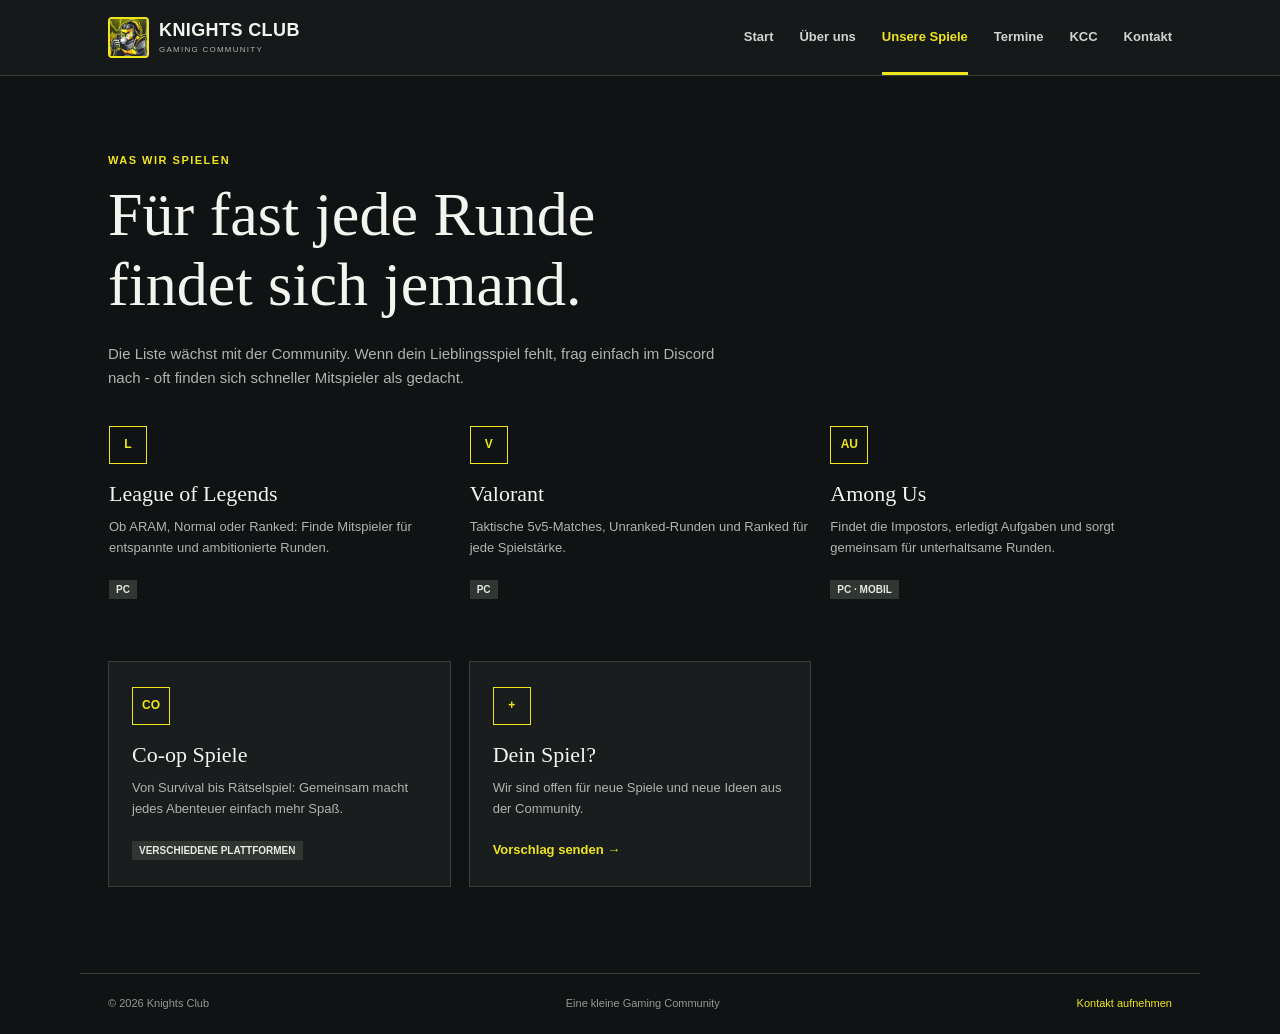
<file: spiele.html>
<!doctype html>
<html lang="de">
  <head>
    <meta charset="UTF-8" />
    <meta name="viewport" content="width=device-width, initial-scale=1.0" />
    <meta name="description" content="Spiele im Knights Club" />
    <title>Knights Club | Unsere Spiele</title>
    <link rel="stylesheet" href="css/main.css" />
  </head>
  <body>
    <header class="header">
      <div class="header-inner">
        <a class="logo" href="index.html">
          <img src="assets/knights-logo.jpg" alt="Knights Club Logo" />
          <span>
            <b>KNIGHTS CLUB</b>
            <small>GAMING COMMUNITY</small>
          </span>
        </a>
        <button class="menu-toggle" aria-label="Men&uuml; &ouml;ffnen" aria-expanded="false">&#9776;</button>
        <nav class="nav" aria-label="Hauptnavigation">
          <a href="index.html">Start</a>
          <a href="ueber-uns.html">&Uuml;ber uns</a>
          <a class="active" href="spiele.html">Unsere Spiele</a>
          <a href="termine.html">Termine</a>
          <a href="kcc.html">KCC</a>
          <a href="kontakt.html">Kontakt</a>
        </nav>
      </div>
    </header>
    <main class="page-main wrap">
      <p class="section-label">WAS WIR SPIELEN</p>
      <h1 class="page-title">
        F&uuml;r fast jede Runde
        <br />
        findet sich jemand.
      </h1>
      <p class="page-intro">Die Liste w&auml;chst mit der Community. Wenn dein Lieblingsspiel fehlt, frag einfach im Discord nach - oft finden sich schneller Mitspieler als gedacht.</p>
      <div class="game-grid full-grid">
        <article class="game-card game-card--plain">
          <span class="game-icon">L</span>
          <h2>League of Legends</h2>
          <p>Ob ARAM, Normal oder Ranked: Finde Mitspieler f&uuml;r entspannte und ambitionierte Runden.</p>
          <span class="tag">PC</span>
        </article>
        <article class="game-card game-card--plain">
          <span class="game-icon">V</span>
          <h2>Valorant</h2>
          <p>Taktische 5v5-Matches, Unranked-Runden und Ranked f&uuml;r jede Spielst&auml;rke.</p>
          <span class="tag">PC</span>
        </article>
        <article class="game-card game-card--plain">
          <span class="game-icon">AU</span>
          <h2>Among Us</h2>
          <p>Findet die Impostors, erledigt Aufgaben und sorgt gemeinsam f&uuml;r unterhaltsame Runden.</p>
          <span class="tag">PC &middot; MOBIL</span>
        </article>
        <article class="game-card">
          <span class="game-icon">CO</span>
          <h2>Co-op Spiele</h2>
          <p>Von Survival bis R&auml;tselspiel: Gemeinsam macht jedes Abenteuer einfach mehr Spa&szlig;.</p>
          <span class="tag">VERSCHIEDENE PLATTFORMEN</span>
        </article>
        <article class="game-card">
          <span class="game-icon">+</span>
          <h2>Dein Spiel?</h2>
          <p>Wir sind offen f&uuml;r neue Spiele und neue Ideen aus der Community.</p>
          <a class="card-link" href="kontakt.html">Vorschlag senden &rarr;</a>
        </article>
      </div>
    </main>
    <footer>
      <span>&copy; 2026 Knights Club</span>
      <span>Eine kleine Gaming Community</span>
      <a href="kontakt.html">Kontakt aufnehmen</a>
    </footer>
    <script src="script.js">
    </script>
  </body>
</html>
</file>
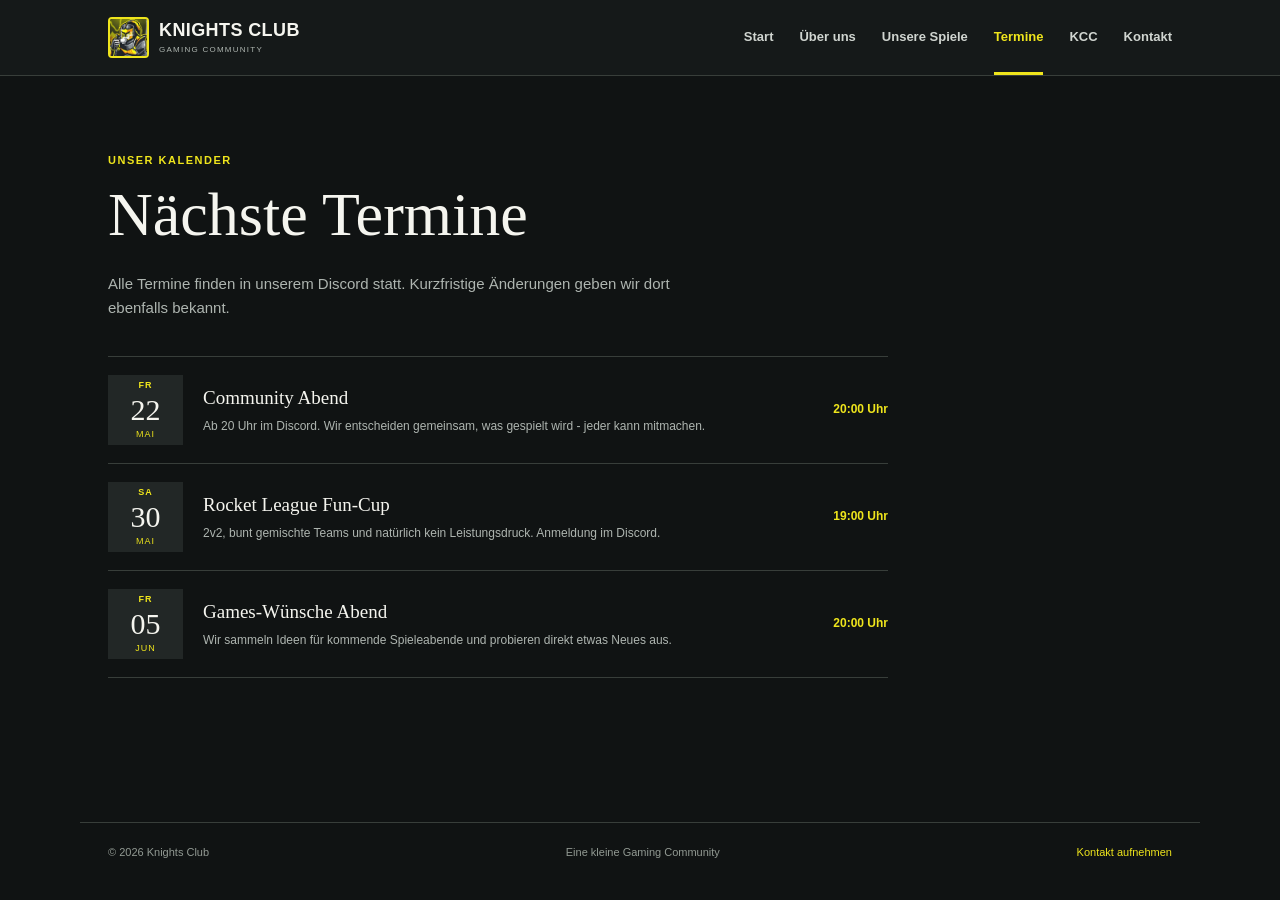
<file: termine.html>
<!doctype html>
<html lang="de">
  <head>
    <meta charset="UTF-8" />
    <meta name="viewport" content="width=device-width, initial-scale=1.0" />
    <meta name="description" content="Termine des Knights Club" />
    <title>Knights Club | Termine</title>
    <link rel="stylesheet" href="css/main.css" />
  </head>
  <body>
    <header class="header">
      <div class="header-inner">
        <a class="logo" href="index.html">
          <img src="assets/knights-logo.jpg" alt="Knights Club Logo" />
          <span>
            <b>KNIGHTS CLUB</b>
            <small>GAMING COMMUNITY</small>
          </span>
        </a>
        <button class="menu-toggle" aria-label="Men&uuml; &ouml;ffnen" aria-expanded="false">&#9776;</button>
        <nav class="nav" aria-label="Hauptnavigation">
          <a href="index.html">Start</a>
          <a href="ueber-uns.html">&Uuml;ber uns</a>
          <a href="spiele.html">Unsere Spiele</a>
          <a class="active" href="termine.html">Termine</a>
          <a href="kcc.html">KCC</a>
          <a href="kontakt.html">Kontakt</a>
        </nav>
      </div>
    </header>
    <main class="page-main wrap">
      <p class="section-label">UNSER KALENDER</p>
      <h1 class="page-title">N&auml;chste Termine</h1>
      <p class="page-intro">Alle Termine finden in unserem Discord statt. Kurzfristige &Auml;nderungen geben wir dort ebenfalls bekannt.</p>
      <div class="event-list full-list">
        <article>
          <time>
            <b>FR</b>
            <span>22</span>
            <small>MAI</small>
          </time>
          <div>
            <h2>Community Abend</h2>
            <p>Ab 20 Uhr im Discord. Wir entscheiden gemeinsam, was gespielt wird - jeder kann mitmachen.</p>
          </div>
          <span class="event-time">20:00 Uhr</span>
        </article>
        <article>
          <time>
            <b>SA</b>
            <span>30</span>
            <small>MAI</small>
          </time>
          <div>
            <h2>Rocket League Fun-Cup</h2>
            <p>2v2, bunt gemischte Teams und nat&uuml;rlich kein Leistungsdruck. Anmeldung im Discord.</p>
          </div>
          <span class="event-time">19:00 Uhr</span>
        </article>
        <article>
          <time>
            <b>FR</b>
            <span>05</span>
            <small>JUN</small>
          </time>
          <div>
            <h2>Games-W&uuml;nsche Abend</h2>
            <p>Wir sammeln Ideen f&uuml;r kommende Spieleabende und probieren direkt etwas Neues aus.</p>
          </div>
          <span class="event-time">20:00 Uhr</span>
        </article>
      </div>
    </main>
    <footer>
      <span>&copy; 2026 Knights Club</span>
      <span>Eine kleine Gaming Community</span>
      <a href="kontakt.html">Kontakt aufnehmen</a>
    </footer>
    <script src="script.js">
    </script>
  </body>
</html>
</file>
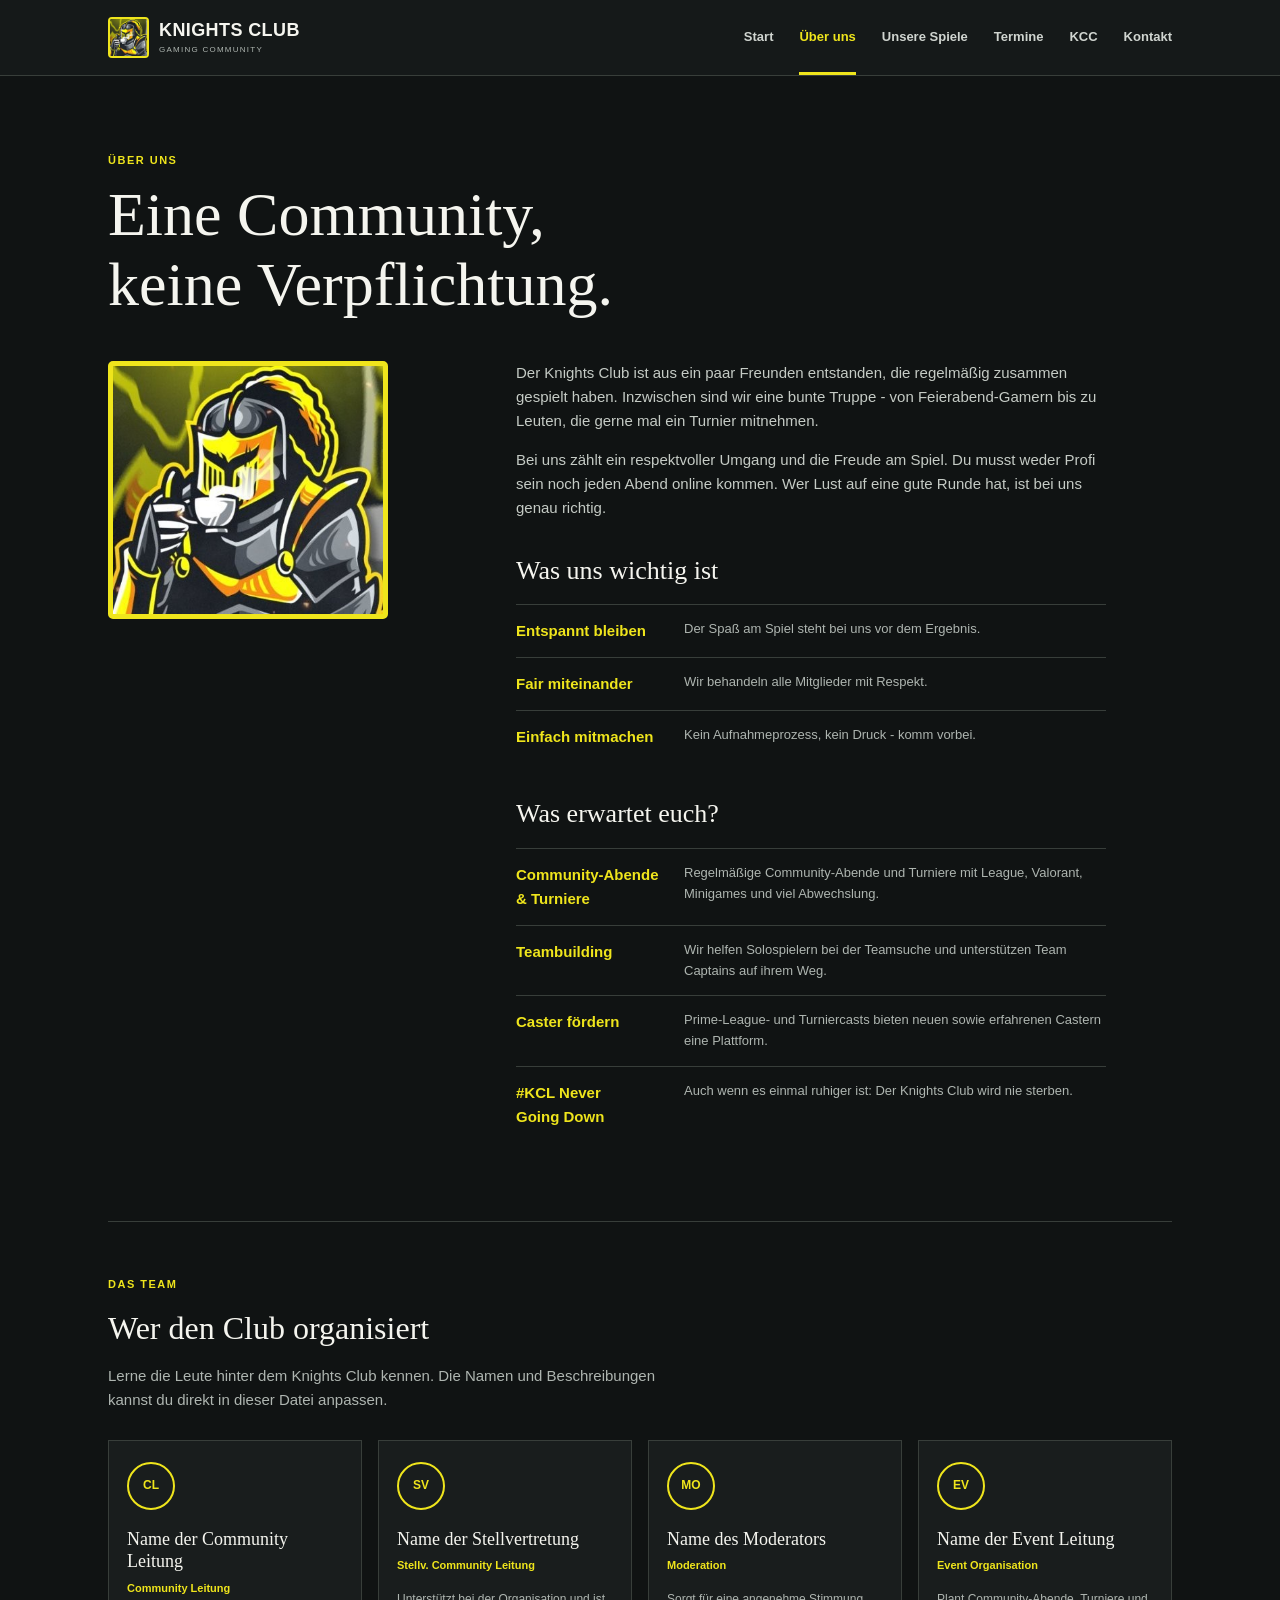
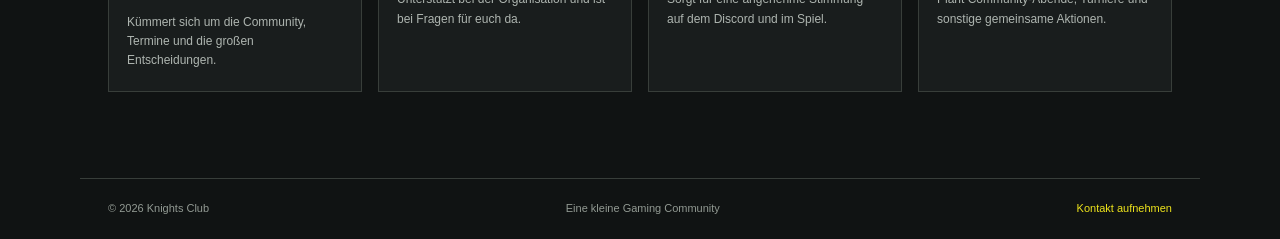
<file: ueber-uns.html>
<!doctype html>
<html lang="de">
  <head>
    <meta charset="UTF-8" />
    <meta name="viewport" content="width=device-width, initial-scale=1.0" />
    <meta name="description" content="&Uuml;ber den Knights Club" />
    <title>Knights Club | &Uuml;ber uns</title>
    <link rel="stylesheet" href="css/main.css" />
  </head>
  <body>
    <header class="header">
      <div class="header-inner">
        <a class="logo" href="index.html">
          <img src="assets/knights-logo.jpg" alt="Knights Club Logo" />
          <span>
            <b>KNIGHTS CLUB</b>
            <small>GAMING COMMUNITY</small>
          </span>
        </a>
        <button class="menu-toggle" aria-label="Men&uuml; &ouml;ffnen" aria-expanded="false">&#9776;</button>
        <nav class="nav" aria-label="Hauptnavigation">
          <a href="index.html">Start</a>
          <a class="active" href="ueber-uns.html">&Uuml;ber uns</a>
          <a href="spiele.html">Unsere Spiele</a>
          <a href="termine.html">Termine</a>
          <a href="kcc.html">KCC</a>
          <a href="kontakt.html">Kontakt</a>
        </nav>
      </div>
    </header>
    <main class="page-main wrap">
      <p class="section-label">&Uuml;BER UNS</p>
      <h1 class="page-title">
        Eine Community,
        <br />
        keine Verpflichtung.
      </h1>
      <div class="about-layout">
        <div class="about-logo"><img src="assets/knights-logo.jpg" alt="Knights Club Ritter-Logo" /></div>
        <div class="copy">
          <p>Der Knights Club ist aus ein paar Freunden entstanden, die regelm&auml;&szlig;ig zusammen gespielt haben. Inzwischen sind wir eine bunte Truppe - von Feierabend-Gamern bis zu Leuten, die gerne mal ein Turnier mitnehmen.</p>
          <p>Bei uns z&auml;hlt ein respektvoller Umgang und die Freude am Spiel. Du musst weder Profi sein noch jeden Abend online kommen. Wer Lust auf eine gute Runde hat, ist bei uns genau richtig.</p>
          <h2>Was uns wichtig ist</h2>
          <ul class="values">
            <li>
              <b>Entspannt bleiben</b>
              <span>Der Spa&szlig; am Spiel steht bei uns vor dem Ergebnis.</span>
            </li>
            <li>
              <b>Fair miteinander</b>
              <span>Wir behandeln alle Mitglieder mit Respekt.</span>
            </li>
            <li>
              <b>Einfach mitmachen</b>
              <span>Kein Aufnahmeprozess, kein Druck - komm vorbei.</span>
            </li>
          </ul>
          <h2>Was erwartet euch?</h2>
          <ul class="values">
            <li>
              <b>Community-Abende<br />&amp; Turniere</b>
              <span>Regelm&auml;&szlig;ige Community-Abende und Turniere mit League, Valorant, Minigames und viel Abwechslung.</span>
            </li>
            <li>
              <b>Teambuilding</b>
              <span>Wir helfen Solospielern bei der Teamsuche und unterst&uuml;tzen Team Captains auf ihrem Weg.</span>
            </li>
            <li>
              <b>Caster f&ouml;rdern</b>
              <span>Prime-League- und Turniercasts bieten neuen sowie erfahrenen Castern eine Plattform.</span>
            </li>
            <li>
              <b>#KCL Never<br />Going Down</b>
              <span>Auch wenn es einmal ruhiger ist: Der Knights Club wird nie sterben.</span>
            </li>
          </ul>
        </div>
      </div>
      <section class="team-section" aria-labelledby="team-title">
        <p class="section-label">DAS TEAM</p>
        <h2 id="team-title">Wer den Club organisiert</h2>
        <p class="team-intro">Lerne die Leute hinter dem Knights Club kennen. Die Namen und Beschreibungen kannst du direkt in dieser Datei anpassen.</p>
        <div class="team-grid">
          <article class="team-card">
            <div class="team-avatar">CL</div>
            <h3>Name der Community Leitung</h3>
            <span>Community Leitung</span>
            <p>K&uuml;mmert sich um die Community, Termine und die gro&szlig;en Entscheidungen.</p>
          </article>
          <article class="team-card">
            <div class="team-avatar">SV</div>
            <h3>Name der Stellvertretung</h3>
            <span>Stellv. Community Leitung</span>
            <p>Unterst&uuml;tzt bei der Organisation und ist bei Fragen f&uuml;r euch da.</p>
          </article>
          <article class="team-card">
            <div class="team-avatar">MO</div>
            <h3>Name des Moderators</h3>
            <span>Moderation</span>
            <p>Sorgt f&uuml;r eine angenehme Stimmung auf dem Discord und im Spiel.</p>
          </article>
          <article class="team-card">
            <div class="team-avatar">EV</div>
            <h3>Name der Event Leitung</h3>
            <span>Event Organisation</span>
            <p>Plant Community-Abende, Turniere und sonstige gemeinsame Aktionen.</p>
          </article>
        </div>
      </section>
    </main>
    <footer>
      <span>&copy; 2026 Knights Club</span>
      <span>Eine kleine Gaming Community</span>
      <a href="kontakt.html">Kontakt aufnehmen</a>
    </footer>
    <script src="script.js">
    </script>
  </body>
</html>
</file>
<file: css/main.css>
@import url(base.css);
@import url(pages.css);
@import url(components.css);
@import url(responsive.css);
</file>
